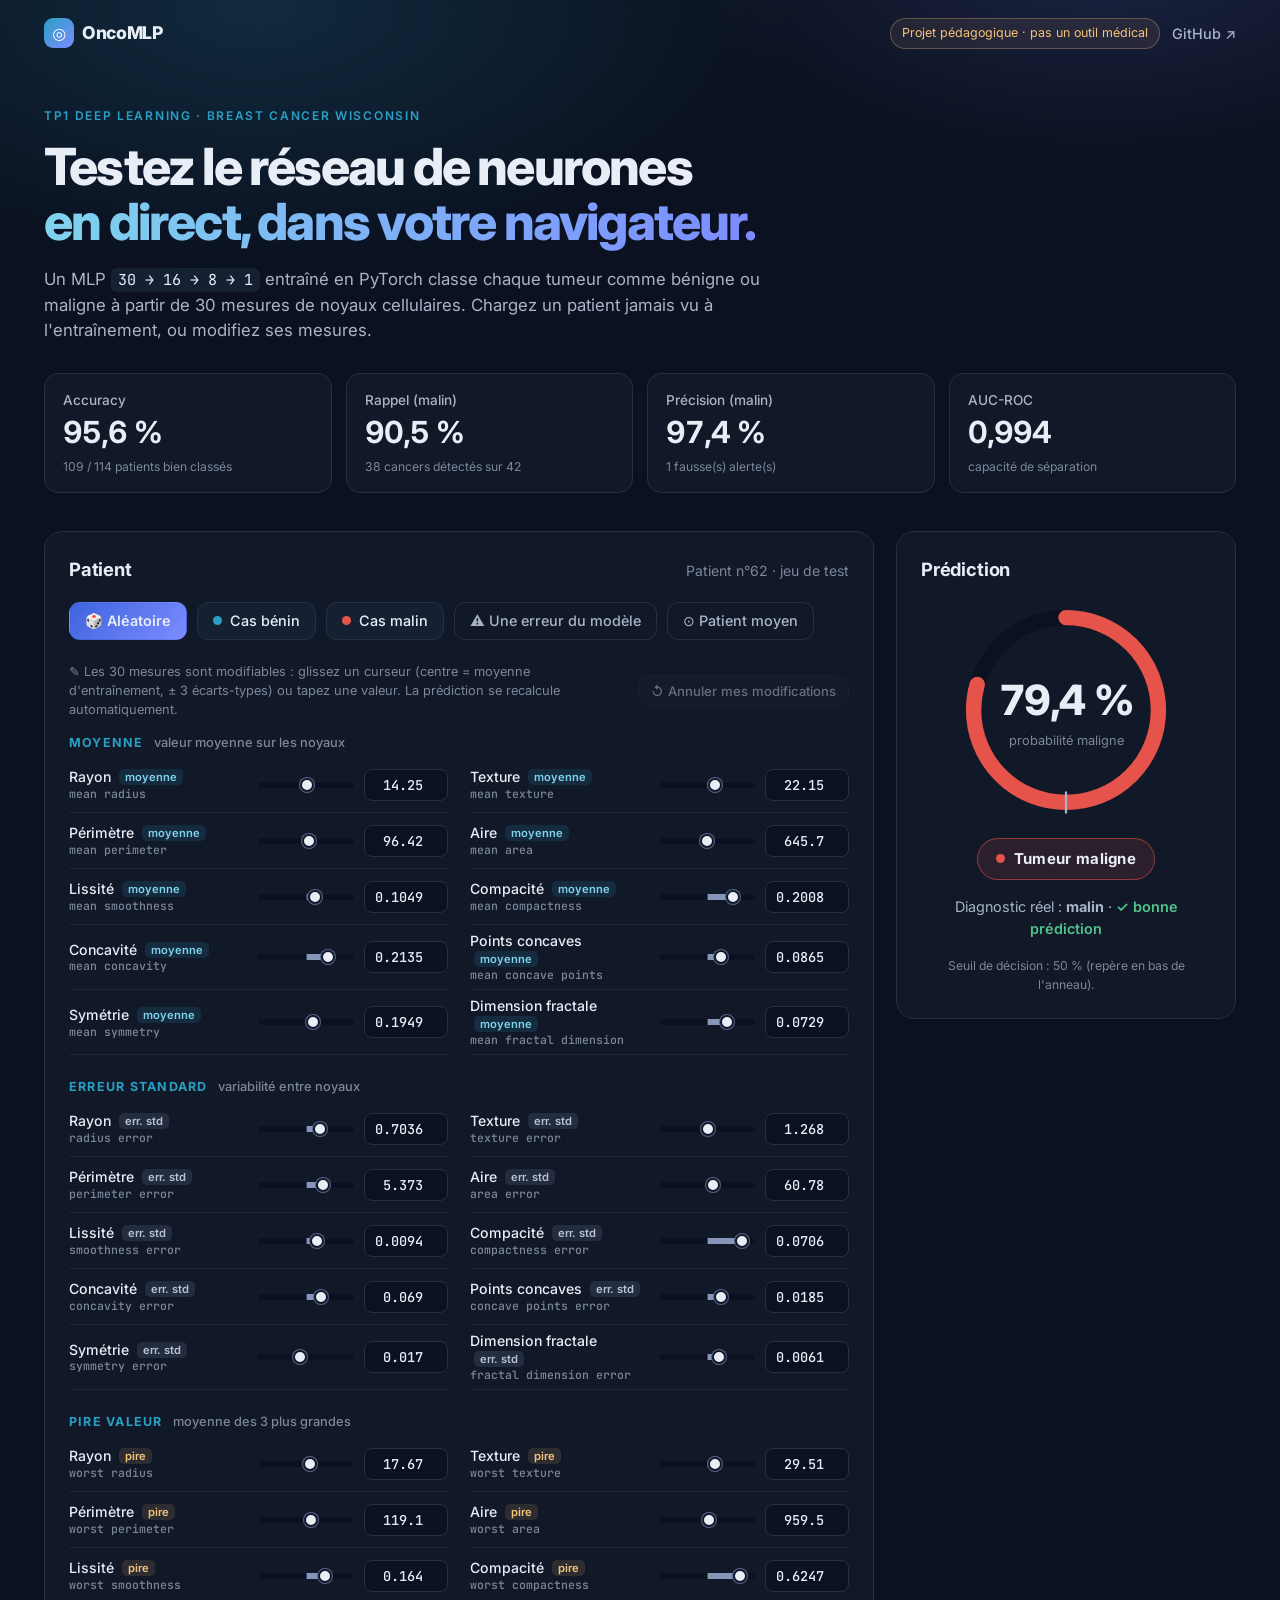
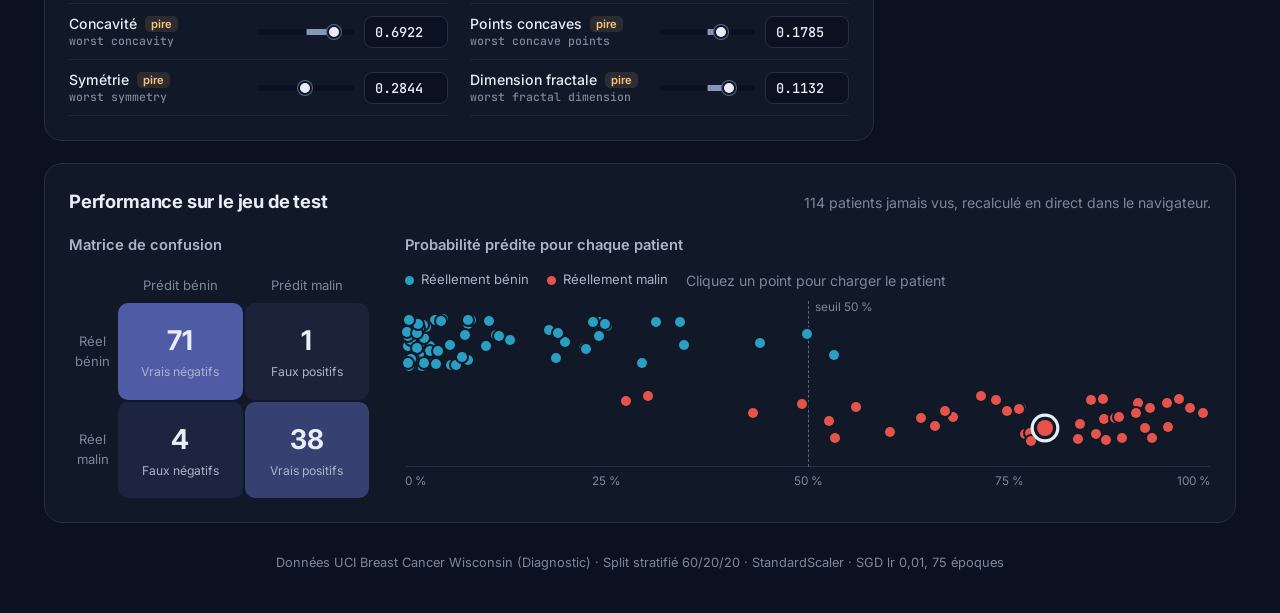
<file: docs/index.html>
<!doctype html>
<html lang="fr">
<head>
  <meta charset="utf-8">
  <meta name="viewport" content="width=device-width, initial-scale=1">
  <title>OncoMLP · Testeur du modèle du TP1 Deep Learning</title>
  <link rel="preconnect" href="https://fonts.googleapis.com">
  <link rel="preconnect" href="https://fonts.gstatic.com" crossorigin>
  <link href="https://fonts.googleapis.com/css2?family=Inter:wght@400;500;600;700;800&family=JetBrains+Mono:wght@500&display=swap" rel="stylesheet">
  <style>
:root {
  --bg: #0b1120;
  --surface: #111827;
  --surface-2: #162033;
  --border: #23304a;
  --text: #e8edf6;
  --text-2: #a9b4c8;
  --muted: #7c879c;
  --benign: #2a9fc4;
  --malignant: #e5534b;
  --accent: #7c8cff;
  --radius: 18px;
}
* { box-sizing: border-box; }
html { scroll-behavior: smooth; }
body {
  margin: 0; min-height: 100vh; background: var(--bg); color: var(--text);
  font-family: "Inter", system-ui, sans-serif; font-size: 15px; line-height: 1.5;
}
.glow {
  position: fixed; inset: -20vh -10vw auto; height: 70vh; z-index: -1; pointer-events: none;
  background: radial-gradient(50% 60% at 25% 30%, rgba(42, 159, 196, .18), transparent 70%),
              radial-gradient(40% 50% at 80% 20%, rgba(124, 140, 255, .16), transparent 70%);
}
code { font-family: "JetBrains Mono", monospace; font-size: .9em; background: var(--surface-2); padding: 2px 7px; border-radius: 6px; color: var(--text); }
.muted { color: var(--muted); margin: 0; font-size: .88rem; }

/* Top bar */
.topbar { max-width: 1240px; margin: 0 auto; padding: 18px 24px; display: flex; align-items: center; justify-content: space-between; gap: 12px; }
.brand { font-weight: 800; letter-spacing: -.02em; font-size: 1.1rem; display: flex; align-items: center; gap: 8px; }
.logo { display: grid; place-items: center; width: 30px; height: 30px; border-radius: 9px; background: linear-gradient(135deg, var(--benign), var(--accent)); color: #fff; font-size: 1rem; }
.nav-right { display: flex; align-items: center; gap: 12px; }
.pill-warn { font-size: .78rem; color: #f5c27a; border: 1px solid rgba(245, 194, 122, .3); background: rgba(245, 194, 122, .08); padding: 5px 11px; border-radius: 999px; }
.gh { color: var(--text-2); text-decoration: none; font-size: .9rem; font-weight: 500; }
.gh:hover { color: var(--text); }

/* Hero */
.hero { max-width: 1240px; margin: 0 auto; padding: 40px 24px 10px; }
.eyebrow { text-transform: uppercase; letter-spacing: .14em; font-size: .75rem; font-weight: 600; color: var(--benign); margin: 0 0 14px; }
h1 { font-size: clamp(2rem, 4.2vw, 3.2rem); line-height: 1.08; letter-spacing: -.035em; margin: 0 0 18px; font-weight: 800; }
.grad { background: linear-gradient(90deg, #7fd3ee, var(--accent)); -webkit-background-clip: text; background-clip: text; color: transparent; }
.lead { max-width: 720px; color: var(--text-2); font-size: 1.05rem; margin: 0 0 30px; }
.kpis { display: grid; grid-template-columns: repeat(auto-fit, minmax(150px, 1fr)); gap: 14px; }
.kpi { background: var(--surface); border: 1px solid var(--border); border-radius: 14px; padding: 16px 18px; }
.kpi-value { font-size: 1.9rem; font-weight: 700; letter-spacing: -.03em; font-variant-numeric: tabular-nums; }
.kpi-label { color: var(--text-2); font-size: .85rem; font-weight: 500; }
.kpi-note { color: var(--muted); font-size: .76rem; margin-top: 2px; }

/* Layout */
.layout { max-width: 1240px; margin: 28px auto 0; padding: 0 24px; display: grid; grid-template-columns: minmax(0, 1fr) 340px; gap: 22px; align-items: start; }
.panel { background: var(--surface); border: 1px solid var(--border); border-radius: var(--radius); padding: 24px; }
.panel h2 { margin: 0; font-size: 1.15rem; letter-spacing: -.01em; }
.panel h3 { margin: 0 0 14px; font-size: .92rem; font-weight: 600; color: var(--text-2); }
.panel-head { display: flex; justify-content: space-between; align-items: baseline; gap: 16px; flex-wrap: wrap; margin-bottom: 18px; }

/* Buttons */
.actions { display: flex; flex-wrap: wrap; gap: 10px; margin-bottom: 22px; }
.btn {
  display: inline-flex; align-items: center; gap: 8px; border: 1px solid var(--border); background: var(--surface-2);
  color: var(--text); border-radius: 11px; padding: 9px 15px; font: 500 .9rem "Inter", sans-serif; cursor: pointer;
  transition: border-color .15s, transform .15s, background .15s;
}
.btn:hover { border-color: #3a4a6b; transform: translateY(-1px); }
.btn.primary { background: linear-gradient(135deg, #3d63dd, var(--accent)); border-color: transparent; font-weight: 600; }
.btn.ghost { background: transparent; color: var(--text-2); }
.dot { display: inline-block; width: 9px; height: 9px; border-radius: 50%; }
.dot.benign { background: var(--benign); }
.dot.malignant { background: var(--malignant); }

.hint { color: var(--muted); font-size: .8rem; margin: 6px 0 14px; }

/* Features */
.features { display: flex; flex-direction: column; gap: 22px; }
.feat-group h3 { margin: 0 0 4px; font-size: .78rem; text-transform: uppercase; letter-spacing: .1em; color: var(--benign); font-weight: 700; }
.feat-group h3 span { text-transform: none; letter-spacing: 0; color: var(--muted); font-weight: 500; margin-left: 6px; font-size: .8rem; }
.feat-grid { display: grid; grid-template-columns: repeat(auto-fit, minmax(360px, 1fr)); gap: 0 22px; }
.feat { display: grid; grid-template-columns: minmax(0, 1fr) 96px 84px; align-items: center; gap: 10px; padding: 7px 0; min-height: 56px; border-bottom: 1px solid rgba(35, 48, 74, .6); }
.feat-name { display: flex; flex-direction: column; min-width: 0; line-height: 1.25; }
.feat-name .fr { font-size: .88rem; color: var(--text); font-weight: 500; }
.feat-name em { font-style: normal; font-size: .7rem; font-weight: 600; padding: 1px 6px; border-radius: 5px; margin-left: 4px; white-space: nowrap; vertical-align: 1px; }
.feat-name .tag-0 { color: #7fd3ee; background: rgba(42, 159, 196, .14); }
.feat-name .tag-1 { color: #b9c1d6; background: rgba(135, 150, 184, .16); }
.feat-name .tag-2 { color: #f5c27a; background: rgba(245, 194, 122, .12); }
.feat-name small { font: 500 .72rem "JetBrains Mono", monospace; color: var(--muted); white-space: nowrap; overflow: hidden; text-overflow: ellipsis; }
.feat.edited .feat-name .fr { font-weight: 700; }
.feat.edited .feat-name .fr::before { content: "✎ "; color: var(--accent); }
.feat input[type=number] {
  width: 100%; background: var(--bg); border: 1px solid var(--border); color: var(--text); border-radius: 8px;
  padding: 6px 9px; font: 500 .85rem "JetBrains Mono", monospace; text-align: right; outline: none;
}
.feat.edited input[type=number] { border-color: rgba(124, 140, 255, .55); }
.feat input[type=number]:focus { border-color: var(--accent); box-shadow: 0 0 0 3px rgba(124, 140, 255, .18); }

/* Curseur : piste sombre, repère central = moyenne, remplissage du centre à la valeur */
.feat input[type=range] {
  -webkit-appearance: none; appearance: none; width: 100%; height: 22px; margin: 0; background: transparent; cursor: pointer;
  --from: 50%; --to: 50%;
}
.feat input[type=range]::-webkit-slider-runnable-track {
  height: 6px; border-radius: 3px;
  background:
    linear-gradient(#3a4a6b, #3a4a6b) 50% 0 / 1px 100% no-repeat,
    linear-gradient(90deg, transparent var(--from), #8796b8 var(--from), #8796b8 var(--to), transparent var(--to)),
    var(--bg);
}
.feat input[type=range]::-moz-range-track {
  height: 6px; border-radius: 3px;
  background:
    linear-gradient(#3a4a6b, #3a4a6b) 50% 0 / 1px 100% no-repeat,
    linear-gradient(90deg, transparent var(--from), #8796b8 var(--from), #8796b8 var(--to), transparent var(--to)),
    var(--bg);
}
.feat input[type=range]::-webkit-slider-thumb {
  -webkit-appearance: none; width: 14px; height: 14px; margin-top: -4px; border-radius: 50%;
  background: var(--text); border: 2px solid var(--surface); box-shadow: 0 0 0 1px #56648a; transition: transform .12s;
}
.feat input[type=range]::-moz-range-thumb { width: 12px; height: 12px; border-radius: 50%; background: var(--text); border: 2px solid var(--surface); }
.feat input[type=range]:hover::-webkit-slider-thumb, .feat input[type=range]:active::-webkit-slider-thumb { transform: scale(1.25); box-shadow: 0 0 0 4px rgba(124, 140, 255, .25); }
.feat.edited input[type=range]::-webkit-slider-thumb { background: var(--accent); }

.toolbar { display: flex; justify-content: space-between; align-items: center; gap: 16px; flex-wrap: wrap; margin-bottom: 14px; }
.toolbar .hint { flex: 1 1 380px; margin: 0; }
.edit-tools { display: flex; align-items: center; gap: 10px; }
.edit-count { font-size: .8rem; color: var(--accent); font-weight: 600; }
.btn.small { padding: 6px 12px; font-size: .82rem; }
.btn:disabled { opacity: .4; cursor: default; transform: none; }

/* Result */
.result { position: sticky; top: 20px; text-align: center; }
.result h2 { text-align: left; }
.ring-wrap { position: relative; width: 220px; height: 220px; margin: 16px auto 8px; }
.ring { width: 100%; height: 100%; transform: rotate(-90deg); }
.ring-track { fill: none; stroke: var(--bg); stroke-width: 14; }
.ring-fill { fill: none; stroke: var(--benign); stroke-width: 14; stroke-linecap: round; stroke-dasharray: 527.8; stroke-dashoffset: 527.8; transition: stroke-dashoffset .6s cubic-bezier(.2,.8,.2,1), stroke .3s; }
.ring-tick { stroke: var(--text-2); stroke-width: 2; }
.ring-center { position: absolute; inset: 0; display: grid; place-content: center; }
.ring-value { font-size: 2.6rem; font-weight: 800; letter-spacing: -.04em; font-variant-numeric: tabular-nums; }
.ring-label { color: var(--muted); font-size: .8rem; }
.verdict { display: inline-flex; align-items: center; gap: 9px; margin-top: 10px; padding: 9px 18px; border-radius: 999px; font-weight: 700; letter-spacing: .02em; background: var(--surface-2); border: 1px solid var(--border); }
.verdict.benign { border-color: rgba(42, 159, 196, .5); background: rgba(42, 159, 196, .12); }
.verdict.malignant { border-color: rgba(229, 83, 75, .55); background: rgba(229, 83, 75, .12); }
.truth { margin-top: 16px; font-size: .9rem; color: var(--text-2); min-height: 1.4em; }
.truth .ok { color: #4fc38a; font-weight: 600; }
.truth .ko { color: #f08a84; font-weight: 600; }
.truth .delta { color: var(--muted); font-size: .82rem; }

/* Chargement de la prédiction */
@keyframes spin { from { transform: rotate(-90deg); } to { transform: rotate(270deg); } }
@keyframes pulse { 50% { opacity: .45; } }
.result.loading .ring { animation: spin .9s linear infinite; }
.result.loading .ring-fill { stroke: var(--accent) !important; stroke-dashoffset: 400 !important; transition: none; }
.result.loading .ring-tick { opacity: 0; }
.result.loading .ring-label { animation: pulse 1s ease-in-out infinite; }
.result.loading .verdict { color: var(--text-2); }
.spinner { width: 14px; height: 14px; border-radius: 50%; border: 2px solid var(--border); border-top-color: var(--accent); animation: spin .7s linear infinite; }
.fine { color: var(--muted); font-size: .76rem; margin: 18px 0 0; }

/* Evaluation */
.eval { max-width: 1192px; margin: 22px auto 0; }
.eval-grid { display: grid; grid-template-columns: 300px minmax(0, 1fr); gap: 36px; }
.cm { display: grid; grid-template-columns: auto 1fr 1fr; gap: 2px; font-size: .82rem; }
.cm .axis { color: var(--muted); display: grid; place-items: center; padding: 6px; text-align: center; }
.cm .cell { border-radius: 10px; padding: 18px 8px; text-align: center; cursor: default; }
.cm .cell b { display: block; font-size: 1.7rem; font-weight: 700; color: var(--text); }
.cm .cell span { color: var(--text-2); font-size: .76rem; }
.legend { display: flex; gap: 18px; flex-wrap: wrap; font-size: .82rem; color: var(--text-2); margin-bottom: 8px; }
.legend span { display: inline-flex; align-items: center; gap: 7px; }
.strip { position: relative; height: 190px; margin-top: 10px; }
.strip .axis-line { position: absolute; left: 0; right: 0; bottom: 24px; height: 1px; background: var(--border); }
.strip .thr { position: absolute; top: 0; bottom: 24px; width: 0; border-left: 1px dashed #56648a; }
.strip .thr-label { position: absolute; top: -2px; transform: translateX(6px); font-size: .74rem; color: var(--muted); white-space: nowrap; }
.strip .tick { position: absolute; bottom: 0; transform: translateX(-50%); font-size: .74rem; color: var(--muted); white-space: nowrap; }
.strip .tick:first-of-type { transform: none; }
.strip .tick:last-of-type { transform: translateX(-100%); }
.strip .pt { position: absolute; width: 10px; height: 10px; margin: -5px 0 0 -5px; border-radius: 50%; box-shadow: 0 0 0 2px var(--surface); cursor: pointer; transition: transform .15s; }
.strip .pt::before { content: ""; position: absolute; inset: -6px; }
.strip .pt:hover, .strip .pt.current { transform: scale(1.6); z-index: 2; }
.strip .pt.current { box-shadow: 0 0 0 2px var(--surface), 0 0 0 4px var(--text); }

.tooltip { position: fixed; pointer-events: none; background: #1d2840; border: 1px solid #33425f; color: var(--text); padding: 8px 11px; border-radius: 9px; font-size: .8rem; box-shadow: 0 8px 24px rgba(0,0,0,.35); opacity: 0; transition: opacity .12s; z-index: 10; max-width: 260px; }
.tooltip.show { opacity: 1; }

footer { max-width: 1240px; margin: 0 auto; padding: 30px 24px 40px; color: var(--muted); font-size: .8rem; text-align: center; }

@media (max-width: 920px) {
  .layout { grid-template-columns: 1fr; }
  .result { position: static; order: -1; }
  .eval-grid { grid-template-columns: 1fr; }
  .eval { margin: 22px 24px 0; }
}
</style>
</head>
<body>
  <div class="glow"></div>

  <nav class="topbar">
    <div class="brand"><span class="logo">◎</span> OncoMLP</div>
    <div class="nav-right">
      <span class="pill-warn">Projet pédagogique · pas un outil médical</span>
      <a class="gh" href="https://github.com/diarraaaa/breast-cancer-mlp-demo" target="_blank" rel="noopener">GitHub ↗</a>
    </div>
  </nav>

  <header class="hero">
    <p class="eyebrow">TP1 Deep Learning · Breast Cancer Wisconsin</p>
    <h1>Testez le réseau de neurones<br><span class="grad">en direct, dans votre navigateur.</span></h1>
    <p class="lead">Un MLP <code>30 → 16 → 8 → 1</code> entraîné en PyTorch classe chaque tumeur comme bénigne ou maligne
      à partir de 30 mesures de noyaux cellulaires. Chargez un patient jamais vu à l'entraînement, ou modifiez ses mesures.</p>
    <div class="kpis" id="kpis"></div>
  </header>

  <main class="layout">
    <section class="panel inputs">
      <div class="panel-head">
        <h2>Patient</h2>
        <p class="muted" id="source">—</p>
      </div>
      <div class="actions">
        <button class="btn primary" id="btn-random">🎲 Aléatoire</button>
        <button class="btn" id="btn-benign"><i class="dot benign"></i>Cas bénin</button>
        <button class="btn" id="btn-malignant"><i class="dot malignant"></i>Cas malin</button>
        <button class="btn ghost" id="btn-error">⚠ Une erreur du modèle</button>
        <button class="btn ghost" id="btn-mean">⊙ Patient moyen</button>
      </div>
      <div class="toolbar">
        <p class="hint">✎ Les 30 mesures sont modifiables : glissez un curseur (centre = moyenne d'entraînement,
          ± 3 écarts-types) ou tapez une valeur. La prédiction se recalcule automatiquement.</p>
        <div class="edit-tools">
          <span class="edit-count" id="edit-count"></span>
          <button class="btn small" id="btn-reset" disabled>↺ Annuler mes modifications</button>
        </div>
      </div>

      <div class="features" id="features"></div>
    </section>

    <aside class="panel result" id="result">
      <h2>Prédiction</h2>
      <div class="ring-wrap">
        <svg viewBox="0 0 200 200" class="ring">
          <circle cx="100" cy="100" r="84" class="ring-track"/>
          <circle cx="100" cy="100" r="84" class="ring-fill" id="ring-fill"/>
          <line x1="6" y1="100" x2="26" y2="100" class="ring-tick"/>
        </svg>
        <div class="ring-center">
          <div class="ring-value" id="ring-value">—</div>
          <div class="ring-label">probabilité maligne</div>
        </div>
      </div>
      <div class="verdict" id="verdict">—</div>
      <div class="truth" id="truth"></div>
      <p class="fine">Seuil de décision : 50 % (repère en bas de l'anneau).</p>
    </aside>
  </main>

  <section class="panel eval">
    <div class="panel-head">
      <h2>Performance sur le jeu de test</h2>
      <p class="muted">114 patients jamais vus, recalculé en direct dans le navigateur.</p>
    </div>
    <div class="eval-grid">
      <div>
        <h3>Matrice de confusion</h3>
        <div class="cm" id="cm"></div>
      </div>
      <div class="strip-wrap">
        <h3>Probabilité prédite pour chaque patient</h3>
        <div class="legend">
          <span><i class="dot benign"></i>Réellement bénin</span>
          <span><i class="dot malignant"></i>Réellement malin</span>
          <span class="muted">Cliquez un point pour charger le patient</span>
        </div>
        <div class="strip" id="strip"></div>
      </div>
    </div>
  </section>

  <footer>
    Données UCI Breast Cancer Wisconsin (Diagnostic) · Split stratifié 60/20/20 · StandardScaler · SGD lr 0,01, 75 époques
  </footer>

  <div class="tooltip" id="tooltip"></div>
  <script>window.MODEL = {"feature_names": ["mean radius", "mean texture", "mean perimeter", "mean area", "mean smoothness", "mean compactness", "mean concavity", "mean concave points", "mean symmetry", "mean fractal dimension", "radius error", "texture error", "perimeter error", "area error", "smoothness error", "compactness error", "concavity error", "concave points error", "symmetry error", "fractal dimension error", "worst radius", "worst texture", "worst perimeter", "worst area", "worst smoothness", "worst compactness", "worst concavity", "worst concave points", "worst symmetry", "worst fractal dimension"], "scaler": {"mean": [14.107826979472138, 19.583636363636355, 91.7243108504399, 652.2425219941342, 0.09586442815249262, 0.10160900293255133, 0.08607760029325515, 0.04794880938416419, 0.18154134897360705, 0.06256117302052785, 0.4091627565982406, 1.2395108504398824, 2.8780090909090914, 40.38507917888561, 0.006947548387096781, 0.02491100879765395, 0.03201914838709676, 0.01168532551319648, 0.020570495601173033, 0.00373954926686217, 16.23590615835777, 26.06146627565981, 106.79609970674485, 873.1513196480938, 0.1316157478005865, 0.24685463343108502, 0.26544182404692074, 0.11371208504398828, 0.2899648093841641, 0.08340829912023455], "scale": [3.485538205638711, 4.34951599791927, 23.9249304177215, 344.1069294928801, 0.014449122370682623, 0.05262368334003918, 0.0791564645420925, 0.03818061352108376, 0.02751488677197671, 0.00724073863530004, 0.28170421863143486, 0.5717113538925547, 2.037850250860454, 44.31582791300906, 0.0029488958639758115, 0.017843816909101952, 0.03404785172021653, 0.006416220905358377, 0.008703387042382488, 0.0026726900919379795, 4.71620181472084, 6.1526422016219495, 32.604169079827095, 545.4280663638766, 0.023519210051564068, 0.1541847067498593, 0.20676804261739354, 0.06548969452099447, 0.06437293646637413, 0.018287016676461747]}, "layers": [{"W": [[0.12716519832611084, 0.15137366950511932, -0.05548887699842453, 0.15553458034992218, -0.05280863866209984, 0.027191657572984695, -0.09811317175626755, 0.09609521180391312, 0.1602964550256729, -0.13293521106243134, 0.14903193712234497, 0.0385863296687603, 0.1225408986210823, 0.013380617834627628, 0.08572691679000854, -0.02895437367260456, 0.1400345265865326, 0.02067037671804428, -0.08575314283370972, 0.05419418215751648, -0.09490412473678589, -0.023686446249485016, -0.08593461662530899, 0.11173513531684875, -0.15571409463882446, -0.09612518548965454, -0.06369895488023758, -0.12304218113422394, 0.007456575520336628, -0.1861444115638733], [0.28666234016418457, -0.0820322334766388, 0.263686865568161, 0.14557400345802307, -0.006794623099267483, 0.1938580423593521, 0.11365338414907455, 0.2689301669597626, 0.059266723692417145, -0.0868828147649765, 0.12308075278997421, -0.06288102269172668, 0.1460171639919281, 0.2369392216205597, 0.09433510154485703, -0.06699364632368088, 0.0878412276506424, 0.07016488909721375, 0.08769705146551132, -0.13249503076076508, -0.04853318631649017, 0.01589282415807247, -0.008494709618389606, 0.27192145586013794, 0.12924152612686157, 0.1629737913608551, 0.1420457363128662, 0.12578408420085907, 0.2273179590702057, -0.08834799379110336], [-0.013141323812305927, -0.1526801735162735, 0.03217745199799538, -0.08729410916566849, 0.0572701171040535, -0.04169942066073418, 0.14079323410987854, -0.12698663771152496, -0.11122886091470718, -0.08947854489088058, 0.1372567117214203, 0.04790738970041275, 0.15040633082389832, -0.17594370245933533, -0.18055681884288788, -0.13530050218105316, -0.11290004104375839, 0.07150793820619583, 0.06911592930555344, 0.17233604192733765, -0.11929682642221451, -0.15160022675991058, 0.07258579879999161, -0.09763817489147186, 0.10941620916128159, -0.048217128962278366, 0.09675199538469315, -0.15732428431510925, -0.09526888281106949, 0.0636042058467865], [-0.04407765343785286, -0.10435788333415985, 0.02838520146906376, 0.044477805495262146, -0.14380407333374023, -0.11902517825365067, 0.12271666526794434, -0.12082063406705856, -0.07891780883073807, -0.1416577249765396, -0.16468605399131775, 0.042691368609666824, -0.07800936698913574, -0.18665413558483124, 0.02122182957828045, -0.12574711441993713, -0.1666002869606018, -0.12745435535907745, -0.14626923203468323, -0.10857716202735901, 0.09352020919322968, -0.030819715932011604, -0.029090769588947296, -0.2530037760734558, -0.14478544890880585, -0.08739858120679855, -0.01969235949218273, -0.2243409901857376, -0.11816969513893127, -0.11054043471813202], [-0.08386772125959396, -0.14466793835163116, -0.09667343646287918, -0.20460891723632812, -0.15199238061904907, -0.1563693732023239, -0.13134907186031342, -0.22112058103084564, 0.12499631941318512, -0.02803262136876583, 0.0929759293794632, 0.03922991082072258, -0.21327190101146698, 0.06711533665657043, -0.030293097719550133, -0.08789803832769394, -0.1787949502468109, -0.2249881774187088, 0.04073166102170944, -0.04453304037451744, -0.023939285427331924, -0.24350979924201965, 0.04307706654071808, -0.22181884944438934, -0.06956712156534195, -0.016254030168056488, 0.01961185783147812, 0.06063680723309517, 0.08487427234649658, -0.17040757834911346], [0.08197372406721115, -0.056987911462783813, 0.01624428667128086, -0.10256480425596237, 0.18092715740203857, -0.11051539331674576, 0.12719671428203583, 0.09878344088792801, 0.07115813344717026, -0.10161173343658447, 0.19303621351718903, 0.03433888405561447, 0.04828677698969841, -0.135758176445961, 0.06606081128120422, -0.019039414823055267, -0.07387544214725494, 0.17162831127643585, 0.04578948765993118, -0.09936915338039398, -0.053461551666259766, 0.014418344013392925, 0.1404028981924057, -0.011045378632843494, -0.08606439083814621, -0.03776407241821289, -0.10696163028478622, 0.1015908420085907, 0.17494507133960724, -0.15924452245235443], [0.11540194600820541, 0.137479767203331, 0.10509996861219406, 0.00541730085387826, 0.1081925481557846, 0.12223248928785324, 0.10998024791479111, 0.027992429211735725, -0.04050883278250694, -0.016750779002904892, 0.01861603371798992, -0.05692910775542259, 0.16283100843429565, 0.2091122716665268, -0.023387601599097252, -0.041001517325639725, 0.0009720346424728632, 0.010531269013881683, 0.035425398498773575, 0.026780560612678528, -0.089445099234581, -0.021029943600296974, 0.22772127389907837, 0.1435294896364212, 0.017055755481123924, -0.08315896987915039, -0.0735727995634079, -0.10313017666339874, -0.0351620689034462, 0.059646107256412506], [0.03694095090031624, 0.04192286729812622, -0.23999252915382385, -0.18562304973602295, -0.07032592594623566, 0.14630934596061707, -0.02036859281361103, -0.1205325722694397, 0.058966655284166336, -0.04042708873748779, -0.17793533205986023, 0.145669624209404, -0.13429218530654907, -0.09269600361585617, -0.16463498771190643, 0.1448117047548294, 0.15445810556411743, 0.053288958966732025, -0.11346589773893356, -0.15503859519958496, -0.23521563410758972, 0.08285197615623474, 0.003553057322278619, 0.07325360178947449, 0.043555907905101776, 0.017256110906600952, -0.04209284484386444, -0.21143139898777008, -0.19310839474201202, -0.1722838431596756], [0.09324448555707932, -0.09158553183078766, -0.01871025562286377, -0.08659567683935165, -0.0320759154856205, -0.1243099570274353, -0.11024715006351471, 0.0747542455792427, -0.0540459044277668, 0.10441404581069946, -0.050443682819604874, -0.14277887344360352, -0.025904597714543343, -0.0791662186384201, -0.062345221638679504, -0.17888043820858002, 0.09972627460956573, -0.12677672505378723, 0.08670530468225479, 0.07801967859268188, 0.15081778168678284, -0.13943533599376678, 0.15048940479755402, -0.06614688038825989, 0.07364281266927719, 0.17651790380477905, -0.016886040568351746, 0.01306553278118372, -0.03537744656205177, -0.15160630643367767], [-0.005571098066866398, -0.25097739696502686, 0.021468622609972954, 0.04561343789100647, 0.1671774685382843, -0.0719749704003334, -0.21683169901371002, -0.03534511849284172, 0.08058609068393707, -0.14124467968940735, -0.11791232228279114, -0.12175747007131577, -0.08502373099327087, -0.1598421037197113, -0.04170702025294304, -0.05402475222945213, -0.19162611663341522, 0.12274999171495438, 0.1468808650970459, -0.013761910609900951, -0.1209576353430748, -0.15837831795215607, -0.26197221875190735, -0.27222099900245667, 0.0489494763314724, -0.13395245373249054, -0.183019757270813, -0.09068277478218079, -0.12211017310619354, -0.06284960359334946], [0.012454223819077015, -0.038844987750053406, -0.05578761547803879, -0.08128567039966583, -0.13710881769657135, 0.1645122617483139, -0.06143023073673248, 0.058953385800123215, -0.05298386886715889, 0.020785115659236908, 0.17023789882659912, 0.07480024546384811, -0.15838311612606049, 0.07496920228004456, 0.16236014664173126, 0.05118244141340256, 0.12924659252166748, 0.18252432346343994, -0.031129978597164154, 0.03959853574633598, -0.11904334276914597, -0.03426063060760498, 0.1434752494096756, 0.10057863593101501, -0.10254289209842682, -0.13269679248332977, -0.10962098836898804, -0.1651667356491089, -0.1257566213607788, -0.03407759591937065], [0.1683291494846344, 0.06713640689849854, -0.09451451897621155, -0.10344190895557404, 0.11902658641338348, -0.1194990873336792, -0.0036752645391970873, 0.12905655801296234, -0.06701596826314926, -0.04123343899846077, 0.01225151028484106, -0.051302146166563034, -0.06842052191495895, -0.13436481356620789, -0.15430337190628052, -0.11955200135707855, 0.14740651845932007, -0.09386972337961197, -0.13535606861114502, 0.011423127725720406, 0.10640227049589157, 0.15284615755081177, 0.19253148138523102, 0.15391965210437775, -0.13251027464866638, 0.03794024512171745, 0.13299551606178284, 0.03184322640299797, -0.06653616577386856, 0.17878448963165283], [-0.10535070300102234, -0.13728700578212738, -0.20097319781780243, -0.02814709208905697, 0.07742707431316376, 0.027793409302830696, 0.011132262647151947, -0.17057392001152039, -0.18627482652664185, 0.016062410548329353, 0.13072173297405243, 0.09860503673553467, -0.13717865943908691, -0.05460955575108528, -0.1244758740067482, -0.08864210546016693, 0.02797071821987629, 0.08427676558494568, 0.14625045657157898, -0.1655670553445816, 0.0785956010222435, -0.1679377406835556, 0.026964394375681877, 0.11310295015573502, -0.007065789774060249, 0.14853087067604065, -0.18038521707057953, -0.10385258495807648, 0.06985311210155487, -0.04740804433822632], [-0.09882919490337372, -0.11341999471187592, 0.06539197266101837, 0.029126832261681557, 0.05775399133563042, -0.12325173616409302, -0.18799808621406555, -0.027288684621453285, 0.0540720671415329, -0.06196152791380882, -0.09585872292518616, 0.11962275952100754, -0.02678067982196808, -0.036282479763031006, -0.02660180628299713, -0.17232626676559448, -0.18663926422595978, -0.10898689925670624, -0.07727394998073578, 0.05869410187005997, -0.12109208106994629, -0.11874265968799591, 0.10806288570165634, -0.002497835783287883, 0.11682625859975815, -0.1128581240773201, -0.11740502715110779, 0.01577804796397686, -0.13710393011569977, -0.1244596615433693], [-0.0528859905898571, -0.09819962829351425, -0.18090343475341797, 0.06627096235752106, 0.13878335058689117, 0.004826427437365055, -0.07014793157577515, -0.21169652044773102, -0.0835144892334938, 0.055172547698020935, 0.05652983859181404, -0.020895320922136307, -0.0987071692943573, 0.07120826095342636, -0.12300489842891693, 0.1107250303030014, -0.08030366152524948, -0.009401680901646614, -0.029830755665898323, 0.02760995179414749, -0.1087527647614479, 0.08636404573917389, -0.05707041174173355, 0.09233719110488892, 0.1500524878501892, -0.1246553286910057, -0.1789003312587738, 0.09367848187685013, 0.09948822855949402, -0.1588534563779831], [-0.16375161707401276, -0.2727634012699127, -0.2977772653102875, -0.11220947653055191, 0.022114116698503494, -0.013547485694289207, -0.1594313532114029, 0.03898670896887779, -0.01306634396314621, -0.04763107746839523, -0.12987907230854034, 0.032418061047792435, -0.047188837081193924, -0.24579989910125732, 0.11327100545167923, -0.08107326179742813, -0.17528828978538513, -0.13699723780155182, 0.16631397604942322, 0.1941211074590683, -0.0011999431299045682, -0.01074561569839716, -0.02320825308561325, -0.1820540428161621, -0.14689679443836212, 0.030433814972639084, -0.19875472784042358, -0.25142475962638855, -0.15230707824230194, 0.029353152960538864]], "b": [0.12139112502336502, 0.04531697556376457, -0.07696264982223511, 0.06026192754507065, -0.017631353810429573, -0.10708631575107574, 0.1376568078994751, 0.05826675891876221, 0.19069920480251312, 0.2783169150352478, 0.026398126035928726, 0.0702480673789978, 0.07382763922214508, 0.028649533167481422, 0.001561518874950707, 0.23433876037597656], "activation": "relu"}, {"W": [[0.1957082450389862, 0.5909790992736816, -0.0679263025522232, -0.0999666228890419, -0.07082650810480118, -0.05123310908675194, 0.21041539311408997, 0.1641051322221756, 0.20638082921504974, 0.056442271918058395, -0.15396371483802795, -0.006398565135896206, -0.058165885508060455, -0.041810326278209686, 0.02410893142223358, -0.26112568378448486], [0.07507292181253433, -0.18549844622612, -0.16510330140590668, -0.21810473501682281, 0.19323031604290009, -0.24149036407470703, 0.18978537619113922, -0.014942317269742489, -0.04652741551399231, 0.11120284348726273, -0.030284345149993896, 0.16974478960037231, 0.16514185070991516, -0.22747930884361267, 0.08621613681316376, 0.015190000645816326], [0.03602387383580208, 0.002652568742632866, 0.06705520302057266, -0.12208530306816101, -0.03174052760004997, 0.2308892458677292, 0.1502145379781723, -0.011262736283242702, -0.2359950691461563, 0.011815942823886871, -0.1772950440645218, 0.19253337383270264, -0.15361599624156952, -0.020696889609098434, -0.057268720120191574, 0.04528569057583809], [0.18238595128059387, -0.1487428992986679, 0.19821934401988983, 0.35664209723472595, 0.3617211878299713, -0.12038404494524002, -0.13447245955467224, 0.25632810592651367, 0.03182711452245712, 0.43344688415527344, 0.018431702628731728, -0.22423675656318665, 0.18557073175907135, 0.13878528773784637, 0.14416000247001648, 0.5244458913803101], [0.15183277428150177, 0.1969379037618637, 0.011825034394860268, -0.2157328873872757, -0.17560994625091553, -0.16034258902072906, -0.23630458116531372, -0.12535709142684937, -0.23022513091564178, -0.2307063490152359, -0.15453484654426575, -0.24714785814285278, -0.15543842315673828, 0.09210783243179321, 0.2062397450208664, -0.0747738927602768], [-0.07710327208042145, -0.049513090401887894, -0.08365271240472794, 0.015476835891604424, 0.27318447828292847, -0.22828538715839386, -0.03836778923869133, 0.3212526738643646, 0.11016572266817093, 0.3095057010650635, -0.07071226835250854, -0.08910460770130157, 0.08047269284725189, 0.1395520567893982, 0.11781711876392365, 0.4144083857536316], [-0.19087599217891693, 0.005908336956053972, -0.12490907311439514, -0.19776597619056702, -0.02001941204071045, -0.22010356187820435, 0.17366348206996918, 0.02895370125770569, -0.13473951816558838, 0.1306447684764862, -0.23668430745601654, -0.0972040593624115, -0.048704683780670166, -0.21243757009506226, -0.15897208452224731, -0.040804654359817505], [0.20711132884025574, 0.34602969884872437, 0.15852054953575134, -0.14433875679969788, -0.16159313917160034, 0.24052879214286804, 0.13634483516216278, 0.005826485343277454, 0.046349622309207916, -0.2000255584716797, -0.07852238416671753, 0.28232505917549133, -0.06042882427573204, -0.010661568492650986, -0.20708739757537842, -0.14080853760242462]], "b": [0.2046583890914917, -0.18754738569259644, -0.06293977797031403, 0.22101734578609467, -0.2617621123790741, 0.11957386881113052, -0.16566725075244904, -0.0588945709168911], "activation": "relu"}, {"W": [[0.6246649622917175, 0.2762719690799713, 0.022694123908877373, -0.885073184967041, -0.3126976191997528, -0.599953830242157, -0.3095689117908478, 0.32238611578941345]], "b": [0.1466362178325653], "activation": "sigmoid"}], "test_metrics": {"accuracy": 0.956140350877193, "precision": 0.9743589743589743, "recall": 0.9047619047619048, "f1": 0.9382716049382716, "auc": 0.9937169312169313}, "test_set": [{"index": 84, "label": 0, "x": [12.0, 15.65, 76.95, 443.3, 0.09723, 0.07165, 0.04151, 0.01863, 0.2079, 0.05968, 0.2271, 1.255, 1.441, 16.16, 0.005969, 0.01812, 0.02007, 0.007027, 0.01972, 0.002607, 13.67, 24.9, 87.78, 567.9, 0.1377, 0.2003, 0.2267, 0.07632, 0.3379, 0.07924], "py_prob": 0.02759767323732376}, {"index": 123, "label": 0, "x": [14.5, 10.89, 94.28, 640.7, 0.1101, 0.1099, 0.08842, 0.05778, 0.1856, 0.06402, 0.2929, 0.857, 1.928, 24.19, 0.003818, 0.01276, 0.02882, 0.012, 0.0191, 0.002808, 15.7, 15.98, 102.8, 745.5, 0.1313, 0.1788, 0.256, 0.1221, 0.2889, 0.08006], "py_prob": 0.07845433801412582}, {"index": 107, "label": 0, "x": [12.36, 18.54, 79.01, 466.7, 0.08477, 0.06815, 0.02643, 0.01921, 0.1602, 0.06066, 0.1199, 0.8944, 0.8484, 9.227, 0.003457, 0.01047, 0.01167, 0.005558, 0.01251, 0.001356, 13.29, 27.49, 85.56, 544.1, 0.1184, 0.1963, 0.1937, 0.08442, 0.2983, 0.07185], "py_prob": 0.025267722085118294}, {"index": 183, "label": 0, "x": [11.41, 14.92, 73.53, 402.0, 0.09059, 0.08155, 0.06181, 0.02361, 0.1167, 0.06217, 0.3344, 1.108, 1.902, 22.77, 0.007356, 0.03728, 0.05915, 0.01712, 0.02165, 0.004784, 12.37, 17.7, 79.12, 467.2, 0.1121, 0.161, 0.1648, 0.06296, 0.1811, 0.07427], "py_prob": 0.022054776549339294}, {"index": 20, "label": 0, "x": [13.08, 15.71, 85.63, 520.0, 0.1075, 0.127, 0.04568, 0.0311, 0.1967, 0.06811, 0.1852, 0.7477, 1.383, 14.67, 0.004097, 0.01898, 0.01698, 0.00649, 0.01678, 0.002425, 14.5, 20.49, 96.09, 630.5, 0.1312, 0.2776, 0.189, 0.07283, 0.3184, 0.08183], "py_prob": 0.04718461632728577}, {"index": 410, "label": 0, "x": [11.36, 17.57, 72.49, 399.8, 0.08858, 0.05313, 0.02783, 0.021, 0.1601, 0.05913, 0.1916, 1.555, 1.359, 13.66, 0.005391, 0.009947, 0.01163, 0.005872, 0.01341, 0.001659, 13.05, 36.32, 85.07, 521.3, 0.1453, 0.1622, 0.1811, 0.08698, 0.2973, 0.07745], "py_prob": 0.03088846057653427}, {"index": 310, "label": 0, "x": [11.7, 19.11, 74.33, 418.7, 0.08814, 0.05253, 0.01583, 0.01148, 0.1936, 0.06128, 0.1601, 1.43, 1.109, 11.28, 0.006064, 0.00911, 0.01042, 0.007638, 0.02349, 0.001661, 12.61, 26.55, 80.92, 483.1, 0.1223, 0.1087, 0.07915, 0.05741, 0.3487, 0.06958], "py_prob": 0.012171443551778793}, {"index": 469, "label": 0, "x": [11.62, 18.18, 76.38, 408.8, 0.1175, 0.1483, 0.102, 0.05564, 0.1957, 0.07255, 0.4101, 1.74, 3.027, 27.85, 0.01459, 0.03206, 0.04961, 0.01841, 0.01807, 0.005217, 13.36, 25.4, 88.14, 528.1, 0.178, 0.2878, 0.3186, 0.1416, 0.266, 0.0927], "py_prob": 0.29391902685165405}, {"index": 176, "label": 0, "x": [9.904, 18.06, 64.6, 302.4, 0.09699, 0.1294, 0.1307, 0.03716, 0.1669, 0.08116, 0.4311, 2.261, 3.132, 27.48, 0.01286, 0.08808, 0.1197, 0.0246, 0.0388, 0.01792, 11.26, 24.39, 73.07, 390.2, 0.1301, 0.295, 0.3486, 0.0991, 0.2614, 0.1162], "py_prob": 0.17849989235401154}, {"index": 15, "label": 1, "x": [14.54, 27.54, 96.73, 658.8, 0.1139, 0.1595, 0.1639, 0.07364, 0.2303, 0.07077, 0.37, 1.033, 2.879, 32.55, 0.005607, 0.0424, 0.04741, 0.0109, 0.01857, 0.005466, 17.46, 37.13, 124.1, 943.2, 0.1678, 0.6577, 0.7026, 0.1712, 0.4218, 0.1341], "py_prob": 0.7690983414649963}, {"index": 286, "label": 0, "x": [11.94, 20.76, 77.87, 441.0, 0.08605, 0.1011, 0.06574, 0.03791, 0.1588, 0.06766, 0.2742, 1.39, 3.198, 21.91, 0.006719, 0.05156, 0.04387, 0.01633, 0.01872, 0.008015, 13.24, 27.29, 92.2, 546.1, 0.1116, 0.2813, 0.2365, 0.1155, 0.2465, 0.09981], "py_prob": 0.22170646488666534}, {"index": 180, "label": 1, "x": [27.22, 21.87, 182.1, 2250.0, 0.1094, 0.1914, 0.2871, 0.1878, 0.18, 0.0577, 0.8361, 1.481, 5.82, 128.7, 0.004631, 0.02537, 0.03109, 0.01241, 0.01575, 0.002747, 33.12, 32.85, 220.8, 3216.0, 0.1472, 0.4034, 0.534, 0.2688, 0.2856, 0.08082], "py_prob": 0.9898952841758728}, {"index": 281, "label": 0, "x": [11.74, 14.02, 74.24, 427.3, 0.07813, 0.0434, 0.02245, 0.02763, 0.2101, 0.06113, 0.5619, 1.268, 3.717, 37.83, 0.008034, 0.01442, 0.01514, 0.01846, 0.02921, 0.002005, 13.31, 18.26, 84.7, 533.7, 0.1036, 0.085, 0.06735, 0.0829, 0.3101, 0.06688], "py_prob": 0.019735030829906464}, {"index": 500, "label": 0, "x": [15.04, 16.74, 98.73, 689.4, 0.09883, 0.1364, 0.07721, 0.06142, 0.1668, 0.06869, 0.372, 0.8423, 2.304, 34.84, 0.004123, 0.01819, 0.01996, 0.01004, 0.01055, 0.003237, 16.76, 20.43, 109.7, 856.9, 0.1135, 0.2176, 0.1856, 0.1018, 0.2177, 0.08549], "py_prob": 0.25113004446029663}, {"index": 320, "label": 0, "x": [10.25, 16.18, 66.52, 324.2, 0.1061, 0.1111, 0.06726, 0.03965, 0.1743, 0.07279, 0.3677, 1.471, 1.597, 22.68, 0.01049, 0.04265, 0.04004, 0.01544, 0.02719, 0.007596, 11.28, 20.61, 71.53, 390.4, 0.1402, 0.236, 0.1898, 0.09744, 0.2608, 0.09702], "py_prob": 0.05710677057504654}, {"index": 394, "label": 0, "x": [12.1, 17.72, 78.07, 446.2, 0.1029, 0.09758, 0.04783, 0.03326, 0.1937, 0.06161, 0.2841, 1.652, 1.869, 22.22, 0.008146, 0.01631, 0.01843, 0.007513, 0.02015, 0.001798, 13.56, 25.8, 88.33, 559.5, 0.1432, 0.1773, 0.1603, 0.06266, 0.3049, 0.07081], "py_prob": 0.035444226115942}, {"index": 184, "label": 1, "x": [15.28, 22.41, 98.92, 710.6, 0.09057, 0.1052, 0.05375, 0.03263, 0.1727, 0.06317, 0.2054, 0.4956, 1.344, 19.53, 0.00329, 0.01395, 0.01774, 0.006009, 0.01172, 0.002575, 17.8, 28.03, 113.8, 973.1, 0.1301, 0.3299, 0.363, 0.1226, 0.3175, 0.09772], "py_prob": 0.5262687802314758}, {"index": 24, "label": 1, "x": [16.65, 21.38, 110.0, 904.6, 0.1121, 0.1457, 0.1525, 0.0917, 0.1995, 0.0633, 0.8068, 0.9017, 5.455, 102.6, 0.006048, 0.01882, 0.02741, 0.0113, 0.01468, 0.002801, 26.46, 31.56, 177.0, 2215.0, 0.1805, 0.3578, 0.4695, 0.2095, 0.3613, 0.09564], "py_prob": 0.908964991569519}, {"index": 233, "label": 1, "x": [20.51, 27.81, 134.4, 1319.0, 0.09159, 0.1074, 0.1554, 0.0834, 0.1448, 0.05592, 0.524, 1.189, 3.767, 70.01, 0.00502, 0.02062, 0.03457, 0.01091, 0.01298, 0.002887, 24.47, 37.38, 162.7, 1872.0, 0.1223, 0.2761, 0.4146, 0.1563, 0.2437, 0.08328], "py_prob": 0.867681622505188}, {"index": 171, "label": 1, "x": [13.43, 19.63, 85.84, 565.4, 0.09048, 0.06288, 0.05858, 0.03438, 0.1598, 0.05671, 0.4697, 1.147, 3.142, 43.4, 0.006003, 0.01063, 0.02151, 0.009443, 0.0152, 0.001868, 17.98, 29.87, 116.6, 993.6, 0.1401, 0.1546, 0.2644, 0.116, 0.2884, 0.07371], "py_prob": 0.3020192086696625}, {"index": 497, "label": 0, "x": [12.47, 17.31, 80.45, 480.1, 0.08928, 0.0763, 0.03609, 0.02369, 0.1526, 0.06046, 0.1532, 0.781, 1.253, 11.91, 0.003796, 0.01371, 0.01346, 0.007096, 0.01536, 0.001541, 14.06, 24.34, 92.82, 607.3, 0.1276, 0.2506, 0.2028, 0.1053, 0.3035, 0.07661], "py_prob": 0.03723236173391342}, {"index": 277, "label": 1, "x": [18.81, 19.98, 120.9, 1102.0, 0.08923, 0.05884, 0.0802, 0.05843, 0.155, 0.04996, 0.3283, 0.828, 2.363, 36.74, 0.007571, 0.01114, 0.02623, 0.01463, 0.0193, 0.001676, 19.96, 24.3, 129.0, 1236.0, 0.1243, 0.116, 0.221, 0.1294, 0.2567, 0.05737], "py_prob": 0.5598452687263489}, {"index": 325, "label": 0, "x": [12.67, 17.3, 81.25, 489.9, 0.1028, 0.07664, 0.03193, 0.02107, 0.1707, 0.05984, 0.21, 0.9505, 1.566, 17.61, 0.006809, 0.009514, 0.01329, 0.006474, 0.02057, 0.001784, 13.71, 21.1, 88.7, 574.4, 0.1384, 0.1212, 0.102, 0.05602, 0.2688, 0.06888], "py_prob": 0.014086985029280186}, {"index": 22, "label": 1, "x": [15.34, 14.26, 102.5, 704.4, 0.1073, 0.2135, 0.2077, 0.09756, 0.2521, 0.07032, 0.4388, 0.7096, 3.384, 44.91, 0.006789, 0.05328, 0.06446, 0.02252, 0.03672, 0.004394, 18.07, 19.08, 125.1, 980.9, 0.139, 0.5954, 0.6305, 0.2393, 0.4667, 0.09946], "py_prob": 0.8665912747383118}, {"index": 118, "label": 1, "x": [15.78, 22.91, 105.7, 782.6, 0.1155, 0.1752, 0.2133, 0.09479, 0.2096, 0.07331, 0.552, 1.072, 3.598, 58.63, 0.008699, 0.03976, 0.0595, 0.0139, 0.01495, 0.005984, 20.19, 30.5, 130.3, 1272.0, 0.1855, 0.4925, 0.7356, 0.2034, 0.3274, 0.1252], "py_prob": 0.8345857858657837}, {"index": 300, "label": 1, "x": [19.53, 18.9, 129.5, 1217.0, 0.115, 0.1642, 0.2197, 0.1062, 0.1792, 0.06552, 1.111, 1.161, 7.237, 133.0, 0.006056, 0.03203, 0.05638, 0.01733, 0.01884, 0.004787, 25.93, 26.24, 171.1, 2053.0, 0.1495, 0.4116, 0.6121, 0.198, 0.2968, 0.09929], "py_prob": 0.944961667060852}, {"index": 190, "label": 1, "x": [14.22, 23.12, 94.37, 609.9, 0.1075, 0.2413, 0.1981, 0.06618, 0.2384, 0.07542, 0.286, 2.11, 2.112, 31.72, 0.00797, 0.1354, 0.1166, 0.01666, 0.05113, 0.01172, 15.74, 37.18, 106.4, 762.4, 0.1533, 0.9327, 0.8488, 0.1772, 0.5166, 0.1446], "py_prob": 0.7753273248672485}, {"index": 553, "label": 0, "x": [9.333, 21.94, 59.01, 264.0, 0.0924, 0.05605, 0.03996, 0.01282, 0.1692, 0.06576, 0.3013, 1.879, 2.121, 17.86, 0.01094, 0.01834, 0.03996, 0.01282, 0.03759, 0.004623, 9.845, 25.05, 62.86, 295.8, 0.1103, 0.08298, 0.07993, 0.02564, 0.2435, 0.07393], "py_prob": 0.010170618072152138}, {"index": 447, "label": 0, "x": [14.8, 17.66, 95.88, 674.8, 0.09179, 0.0889, 0.04069, 0.0226, 0.1893, 0.05886, 0.2204, 0.6221, 1.482, 19.75, 0.004796, 0.01171, 0.01758, 0.006897, 0.02254, 0.001971, 16.43, 22.74, 105.9, 829.5, 0.1226, 0.1881, 0.206, 0.08308, 0.36, 0.07285], "py_prob": 0.08192844688892365}, {"index": 177, "label": 1, "x": [16.46, 20.11, 109.3, 832.9, 0.09831, 0.1556, 0.1793, 0.08866, 0.1794, 0.06323, 0.3037, 1.284, 2.482, 31.59, 0.006627, 0.04094, 0.05371, 0.01813, 0.01682, 0.004584, 17.79, 28.45, 123.5, 981.2, 0.1415, 0.4667, 0.5862, 0.2035, 0.3054, 0.09519], "py_prob": 0.7637946009635925}, {"index": 168, "label": 1, "x": [17.47, 24.68, 116.1, 984.6, 0.1049, 0.1603, 0.2159, 0.1043, 0.1538, 0.06365, 1.088, 1.41, 7.337, 122.3, 0.006174, 0.03634, 0.04644, 0.01569, 0.01145, 0.00512, 23.14, 32.33, 155.3, 1660.0, 0.1376, 0.383, 0.489, 0.1721, 0.216, 0.093], "py_prob": 0.8900603652000427}, {"index": 523, "label": 0, "x": [13.71, 18.68, 88.73, 571.0, 0.09916, 0.107, 0.05385, 0.03783, 0.1714, 0.06843, 0.3191, 1.249, 2.284, 26.45, 0.006739, 0.02251, 0.02086, 0.01352, 0.0187, 0.003747, 15.11, 25.63, 99.43, 701.9, 0.1425, 0.2566, 0.1935, 0.1284, 0.2849, 0.09031], "py_prob": 0.24010230600833893}, {"index": 94, "label": 1, "x": [15.06, 19.83, 100.3, 705.6, 0.1039, 0.1553, 0.17, 0.08815, 0.1855, 0.06284, 0.4768, 0.9644, 3.706, 47.14, 0.00925, 0.03715, 0.04867, 0.01851, 0.01498, 0.00352, 18.23, 24.23, 123.5, 1025.0, 0.1551, 0.4203, 0.5203, 0.2115, 0.2834, 0.08234], "py_prob": 0.7771316766738892}, {"index": 420, "label": 0, "x": [11.57, 19.04, 74.2, 409.7, 0.08546, 0.07722, 0.05485, 0.01428, 0.2031, 0.06267, 0.2864, 1.44, 2.206, 20.3, 0.007278, 0.02047, 0.04447, 0.008799, 0.01868, 0.003339, 13.07, 26.98, 86.43, 520.5, 0.1249, 0.1937, 0.256, 0.06664, 0.3035, 0.08284], "py_prob": 0.0635119080543518}, {"index": 429, "label": 0, "x": [12.72, 17.67, 80.98, 501.3, 0.07896, 0.04522, 0.01402, 0.01835, 0.1459, 0.05544, 0.2954, 0.8836, 2.109, 23.24, 0.007337, 0.01174, 0.005383, 0.005623, 0.0194, 0.00118, 13.82, 20.96, 88.87, 586.8, 0.1068, 0.09605, 0.03469, 0.03612, 0.2165, 0.06025], "py_prob": 0.006885475944727659}, {"index": 517, "label": 1, "x": [19.89, 20.26, 130.5, 1214.0, 0.1037, 0.131, 0.1411, 0.09431, 0.1802, 0.06188, 0.5079, 0.8737, 3.654, 59.7, 0.005089, 0.02303, 0.03052, 0.01178, 0.01057, 0.003391, 23.73, 25.23, 160.5, 1646.0, 0.1417, 0.3309, 0.4185, 0.1613, 0.2549, 0.09136], "py_prob": 0.8579322099685669}, {"index": 433, "label": 1, "x": [18.82, 21.97, 123.7, 1110.0, 0.1018, 0.1389, 0.1594, 0.08744, 0.1943, 0.06132, 0.8191, 1.931, 4.493, 103.9, 0.008074, 0.04088, 0.05321, 0.01834, 0.02383, 0.004515, 22.66, 30.93, 145.3, 1603.0, 0.139, 0.3463, 0.3912, 0.1708, 0.3007, 0.08314], "py_prob": 0.8811615109443665}, {"index": 12, "label": 1, "x": [19.17, 24.8, 132.4, 1123.0, 0.0974, 0.2458, 0.2065, 0.1118, 0.2397, 0.078, 0.9555, 3.568, 11.07, 116.2, 0.003139, 0.08297, 0.0889, 0.0409, 0.04484, 0.01284, 20.96, 29.94, 151.7, 1332.0, 0.1037, 0.3903, 0.3639, 0.1767, 0.3176, 0.1023], "py_prob": 0.918658435344696}, {"index": 244, "label": 1, "x": [19.4, 23.5, 129.1, 1155.0, 0.1027, 0.1558, 0.2049, 0.08886, 0.1978, 0.06, 0.5243, 1.802, 4.037, 60.41, 0.01061, 0.03252, 0.03915, 0.01559, 0.02186, 0.003949, 21.65, 30.53, 144.9, 1417.0, 0.1463, 0.2968, 0.3458, 0.1564, 0.292, 0.07614], "py_prob": 0.8695780634880066}, {"index": 505, "label": 0, "x": [9.676, 13.14, 64.12, 272.5, 0.1255, 0.2204, 0.1188, 0.07038, 0.2057, 0.09575, 0.2744, 1.39, 1.787, 17.67, 0.02177, 0.04888, 0.05189, 0.0145, 0.02632, 0.01148, 10.6, 18.04, 69.47, 328.1, 0.2006, 0.3663, 0.2913, 0.1075, 0.2848, 0.1364], "py_prob": 0.1137487143278122}, {"index": 459, "label": 0, "x": [9.755, 28.2, 61.68, 290.9, 0.07984, 0.04626, 0.01541, 0.01043, 0.1621, 0.05952, 0.1781, 1.687, 1.243, 11.28, 0.006588, 0.0127, 0.0145, 0.006104, 0.01574, 0.002268, 10.67, 36.92, 68.03, 349.9, 0.111, 0.1109, 0.0719, 0.04866, 0.2321, 0.07211], "py_prob": 0.019095787778496742}, {"index": 218, "label": 1, "x": [19.8, 21.56, 129.7, 1230.0, 0.09383, 0.1306, 0.1272, 0.08691, 0.2094, 0.05581, 0.9553, 1.186, 6.487, 124.4, 0.006804, 0.03169, 0.03446, 0.01712, 0.01897, 0.004045, 25.73, 28.64, 170.3, 2009.0, 0.1353, 0.3235, 0.3617, 0.182, 0.307, 0.08255], "py_prob": 0.9271132946014404}, {"index": 128, "label": 0, "x": [15.1, 16.39, 99.58, 674.5, 0.115, 0.1807, 0.1138, 0.08534, 0.2001, 0.06467, 0.4309, 1.068, 2.796, 39.84, 0.009006, 0.04185, 0.03204, 0.02258, 0.02353, 0.004984, 16.11, 18.33, 105.9, 762.6, 0.1386, 0.2883, 0.196, 0.1423, 0.259, 0.07779], "py_prob": 0.49875831604003906}, {"index": 202, "label": 1, "x": [23.29, 26.67, 158.9, 1685.0, 0.1141, 0.2084, 0.3523, 0.162, 0.22, 0.06229, 0.5539, 1.56, 4.667, 83.16, 0.009327, 0.05121, 0.08958, 0.02465, 0.02175, 0.005195, 25.12, 32.68, 177.0, 1986.0, 0.1536, 0.4167, 0.7892, 0.2733, 0.3198, 0.08762], "py_prob": 0.9742557406425476}, {"index": 162, "label": 1, "x": [19.59, 18.15, 130.7, 1214.0, 0.112, 0.1666, 0.2508, 0.1286, 0.2027, 0.06082, 0.7364, 1.048, 4.792, 97.07, 0.004057, 0.02277, 0.04029, 0.01303, 0.01686, 0.003318, 26.73, 26.39, 174.9, 2232.0, 0.1438, 0.3846, 0.681, 0.2247, 0.3643, 0.09223], "py_prob": 0.9468665719032288}, {"index": 562, "label": 1, "x": [15.22, 30.62, 103.4, 716.9, 0.1048, 0.2087, 0.255, 0.09429, 0.2128, 0.07152, 0.2602, 1.205, 2.362, 22.65, 0.004625, 0.04844, 0.07359, 0.01608, 0.02137, 0.006142, 17.52, 42.79, 128.7, 915.0, 0.1417, 0.7917, 1.17, 0.2356, 0.4089, 0.1409], "py_prob": 0.8371755480766296}, {"index": 438, "label": 0, "x": [13.85, 19.6, 88.68, 592.6, 0.08684, 0.0633, 0.01342, 0.02293, 0.1555, 0.05673, 0.3419, 1.678, 2.331, 29.63, 0.005836, 0.01095, 0.005812, 0.007039, 0.02014, 0.002326, 15.63, 28.01, 100.9, 749.1, 0.1118, 0.1141, 0.04753, 0.0589, 0.2513, 0.06911], "py_prob": 0.03134530782699585}, {"index": 520, "label": 0, "x": [9.295, 13.9, 59.96, 257.8, 0.1371, 0.1225, 0.03332, 0.02421, 0.2197, 0.07696, 0.3538, 1.13, 2.388, 19.63, 0.01546, 0.0254, 0.02197, 0.0158, 0.03997, 0.003901, 10.57, 17.84, 67.84, 326.6, 0.185, 0.2097, 0.09996, 0.07262, 0.3681, 0.08982], "py_prob": 0.01929643005132675}, {"index": 383, "label": 0, "x": [12.39, 17.48, 80.64, 462.9, 0.1042, 0.1297, 0.05892, 0.0288, 0.1779, 0.06588, 0.2608, 0.873, 2.117, 19.2, 0.006715, 0.03705, 0.04757, 0.01051, 0.01838, 0.006884, 14.18, 23.13, 95.23, 600.5, 0.1427, 0.3593, 0.3206, 0.09804, 0.2819, 0.1118], "py_prob": 0.19789566099643707}, {"index": 193, "label": 1, "x": [12.34, 26.86, 81.15, 477.4, 0.1034, 0.1353, 0.1085, 0.04562, 0.1943, 0.06937, 0.4053, 1.809, 2.642, 34.44, 0.009098, 0.03845, 0.03763, 0.01321, 0.01878, 0.005672, 15.65, 39.34, 101.7, 768.9, 0.1785, 0.4706, 0.4425, 0.1459, 0.3215, 0.1205], "py_prob": 0.5338626503944397}, {"index": 130, "label": 0, "x": [12.19, 13.29, 79.08, 455.8, 0.1066, 0.09509, 0.02855, 0.02882, 0.188, 0.06471, 0.2005, 0.8163, 1.973, 15.24, 0.006773, 0.02456, 0.01018, 0.008094, 0.02662, 0.004143, 13.34, 17.81, 91.38, 545.2, 0.1427, 0.2585, 0.09915, 0.08187, 0.3469, 0.09241], "py_prob": 0.02295442670583725}, {"index": 74, "label": 0, "x": [12.31, 16.52, 79.19, 470.9, 0.09172, 0.06829, 0.03372, 0.02272, 0.172, 0.05914, 0.2505, 1.025, 1.74, 19.68, 0.004854, 0.01819, 0.01826, 0.007965, 0.01386, 0.002304, 14.11, 23.21, 89.71, 611.1, 0.1176, 0.1843, 0.1703, 0.0866, 0.2618, 0.07609], "py_prob": 0.025910217314958572}, {"index": 555, "label": 0, "x": [10.29, 27.61, 65.67, 321.4, 0.0903, 0.07658, 0.05999, 0.02738, 0.1593, 0.06127, 0.2199, 2.239, 1.437, 14.46, 0.01205, 0.02736, 0.04804, 0.01721, 0.01843, 0.004938, 10.84, 34.91, 69.57, 357.6, 0.1384, 0.171, 0.2, 0.09127, 0.2226, 0.08283], "py_prob": 0.11285371333360672}, {"index": 205, "label": 1, "x": [15.12, 16.68, 98.78, 716.6, 0.08876, 0.09588, 0.0755, 0.04079, 0.1594, 0.05986, 0.2711, 0.3621, 1.974, 26.44, 0.005472, 0.01919, 0.02039, 0.00826, 0.01523, 0.002881, 17.77, 20.24, 117.7, 989.5, 0.1491, 0.3331, 0.3327, 0.1252, 0.3415, 0.0974], "py_prob": 0.43193069100379944}, {"index": 139, "label": 0, "x": [11.28, 13.39, 73.0, 384.8, 0.1164, 0.1136, 0.04635, 0.04796, 0.1771, 0.06072, 0.3384, 1.343, 1.851, 26.33, 0.01127, 0.03498, 0.02187, 0.01965, 0.0158, 0.003442, 11.92, 15.77, 76.53, 434.0, 0.1367, 0.1822, 0.08669, 0.08611, 0.2102, 0.06784], "py_prob": 0.01742410659790039}, {"index": 169, "label": 0, "x": [14.97, 16.95, 96.22, 685.9, 0.09855, 0.07885, 0.02602, 0.03781, 0.178, 0.0565, 0.2713, 1.217, 1.893, 24.28, 0.00508, 0.0137, 0.007276, 0.009073, 0.0135, 0.001706, 16.11, 23.0, 104.6, 793.7, 0.1216, 0.1637, 0.06648, 0.08485, 0.2404, 0.06428], "py_prob": 0.037851762026548386}, {"index": 195, "label": 0, "x": [12.91, 16.33, 82.53, 516.4, 0.07941, 0.05366, 0.03873, 0.02377, 0.1829, 0.05667, 0.1942, 0.9086, 1.493, 15.75, 0.005298, 0.01587, 0.02321, 0.00842, 0.01853, 0.002152, 13.88, 22.0, 90.81, 600.6, 0.1097, 0.1506, 0.1764, 0.08235, 0.3024, 0.06949], "py_prob": 0.021557873114943504}, {"index": 344, "label": 0, "x": [11.71, 15.45, 75.03, 420.3, 0.115, 0.07281, 0.04006, 0.0325, 0.2009, 0.06506, 0.3446, 0.7395, 2.355, 24.53, 0.009536, 0.01097, 0.01651, 0.01121, 0.01953, 0.0031, 13.06, 18.16, 84.16, 516.4, 0.146, 0.1115, 0.1087, 0.07864, 0.2765, 0.07806], "py_prob": 0.02311430126428604}, {"index": 423, "label": 0, "x": [13.66, 19.13, 89.46, 575.3, 0.09057, 0.1147, 0.09657, 0.04812, 0.1848, 0.06181, 0.2244, 0.895, 1.804, 19.36, 0.00398, 0.02809, 0.03669, 0.01274, 0.01581, 0.003956, 15.14, 25.5, 101.4, 708.8, 0.1147, 0.3167, 0.366, 0.1407, 0.2744, 0.08839], "py_prob": 0.34081172943115234}, {"index": 267, "label": 0, "x": [13.59, 21.84, 87.16, 561.0, 0.07956, 0.08259, 0.04072, 0.02142, 0.1635, 0.05859, 0.338, 1.916, 2.591, 26.76, 0.005436, 0.02406, 0.03099, 0.009919, 0.0203, 0.003009, 14.8, 30.04, 97.66, 661.5, 0.1005, 0.173, 0.1453, 0.06189, 0.2446, 0.07024], "py_prob": 0.07844709604978561}, {"index": 89, "label": 0, "x": [14.64, 15.24, 95.77, 651.9, 0.1132, 0.1339, 0.09966, 0.07064, 0.2116, 0.06346, 0.5115, 0.7372, 3.814, 42.76, 0.005508, 0.04412, 0.04436, 0.01623, 0.02427, 0.004841, 16.34, 18.24, 109.4, 803.6, 0.1277, 0.3089, 0.2604, 0.1397, 0.3151, 0.08473], "py_prob": 0.5321068167686462}, {"index": 198, "label": 1, "x": [19.18, 22.49, 127.5, 1148.0, 0.08523, 0.1428, 0.1114, 0.06772, 0.1767, 0.05529, 0.4357, 1.073, 3.833, 54.22, 0.005524, 0.03698, 0.02706, 0.01221, 0.01415, 0.003397, 23.36, 32.06, 166.4, 1688.0, 0.1322, 0.5601, 0.3865, 0.1708, 0.3193, 0.09221], "py_prob": 0.8512153625488281}, {"index": 196, "label": 1, "x": [13.77, 22.29, 90.63, 588.9, 0.12, 0.1267, 0.1385, 0.06526, 0.1834, 0.06877, 0.6191, 2.112, 4.906, 49.7, 0.0138, 0.03348, 0.04665, 0.0206, 0.02689, 0.004306, 16.39, 34.01, 111.6, 806.9, 0.1737, 0.3122, 0.3809, 0.1673, 0.308, 0.09333], "py_prob": 0.7145397663116455}, {"index": 59, "label": 0, "x": [8.618, 11.79, 54.34, 224.5, 0.09752, 0.05272, 0.02061, 0.007799, 0.1683, 0.07187, 0.1559, 0.5796, 1.046, 8.322, 0.01011, 0.01055, 0.01981, 0.005742, 0.0209, 0.002788, 9.507, 15.4, 59.9, 274.9, 0.1733, 0.1239, 0.1168, 0.04419, 0.322, 0.09026], "py_prob": 0.0032396074384450912}, {"index": 4, "label": 1, "x": [20.29, 14.34, 135.1, 1297.0, 0.1003, 0.1328, 0.198, 0.1043, 0.1809, 0.05883, 0.7572, 0.7813, 5.438, 94.44, 0.01149, 0.02461, 0.05688, 0.01885, 0.01756, 0.005115, 22.54, 16.67, 152.2, 1575.0, 0.1374, 0.205, 0.4, 0.1625, 0.2364, 0.07678], "py_prob": 0.9075215458869934}, {"index": 73, "label": 1, "x": [13.8, 15.79, 90.43, 584.1, 0.1007, 0.128, 0.07789, 0.05069, 0.1662, 0.06566, 0.2787, 0.6205, 1.957, 23.35, 0.004717, 0.02065, 0.01759, 0.009206, 0.0122, 0.00313, 16.57, 20.86, 110.3, 812.4, 0.1411, 0.3542, 0.2779, 0.1383, 0.2589, 0.103], "py_prob": 0.274517685174942}, {"index": 347, "label": 0, "x": [14.76, 14.74, 94.87, 668.7, 0.08875, 0.0778, 0.04608, 0.03528, 0.1521, 0.05912, 0.3428, 0.3981, 2.537, 29.06, 0.004732, 0.01506, 0.01855, 0.01067, 0.02163, 0.002783, 17.27, 17.93, 114.2, 880.8, 0.122, 0.2009, 0.2151, 0.1251, 0.3109, 0.08187], "py_prob": 0.10370879620313644}, {"index": 332, "label": 0, "x": [11.22, 19.86, 71.94, 387.3, 0.1054, 0.06779, 0.005006, 0.007583, 0.194, 0.06028, 0.2976, 1.966, 1.959, 19.62, 0.01289, 0.01104, 0.003297, 0.004967, 0.04243, 0.001963, 11.98, 25.78, 76.91, 436.1, 0.1424, 0.09669, 0.01335, 0.02022, 0.3292, 0.06522], "py_prob": 0.007293298840522766}, {"index": 407, "label": 0, "x": [12.85, 21.37, 82.63, 514.5, 0.07551, 0.08316, 0.06126, 0.01867, 0.158, 0.06114, 0.4993, 1.798, 2.552, 41.24, 0.006011, 0.0448, 0.05175, 0.01341, 0.02669, 0.007731, 14.4, 27.01, 91.63, 645.8, 0.09402, 0.1936, 0.1838, 0.05601, 0.2488, 0.08151], "py_prob": 0.13014401495456696}, {"index": 411, "label": 0, "x": [11.04, 16.83, 70.92, 373.2, 0.1077, 0.07804, 0.03046, 0.0248, 0.1714, 0.0634, 0.1967, 1.387, 1.342, 13.54, 0.005158, 0.009355, 0.01056, 0.007483, 0.01718, 0.002198, 12.41, 26.44, 79.93, 471.4, 0.1369, 0.1482, 0.1067, 0.07431, 0.2998, 0.07881], "py_prob": 0.014658364467322826}, {"index": 295, "label": 0, "x": [13.77, 13.27, 88.06, 582.7, 0.09198, 0.06221, 0.01063, 0.01917, 0.1592, 0.05912, 0.2191, 0.6946, 1.479, 17.74, 0.004348, 0.008153, 0.004272, 0.006829, 0.02154, 0.001802, 14.67, 16.93, 94.17, 661.1, 0.117, 0.1072, 0.03732, 0.05802, 0.2823, 0.06794], "py_prob": 0.0068532442674040794}, {"index": 179, "label": 0, "x": [12.81, 13.06, 81.29, 508.8, 0.08739, 0.03774, 0.009193, 0.0133, 0.1466, 0.06133, 0.2889, 0.9899, 1.778, 21.79, 0.008534, 0.006364, 0.00618, 0.007408, 0.01065, 0.003351, 13.63, 16.15, 86.7, 570.7, 0.1162, 0.05445, 0.02758, 0.0399, 0.1783, 0.07319], "py_prob": 0.004109603352844715}, {"index": 71, "label": 0, "x": [8.888, 14.64, 58.79, 244.0, 0.09783, 0.1531, 0.08606, 0.02872, 0.1902, 0.0898, 0.5262, 0.8522, 3.168, 25.44, 0.01721, 0.09368, 0.05671, 0.01766, 0.02541, 0.02193, 9.733, 15.67, 62.56, 284.4, 0.1207, 0.2436, 0.1434, 0.04786, 0.2254, 0.1084], "py_prob": 0.044352270662784576}, {"index": 207, "label": 1, "x": [17.01, 20.26, 109.7, 904.3, 0.08772, 0.07304, 0.0695, 0.0539, 0.2026, 0.05223, 0.5858, 0.8554, 4.106, 68.46, 0.005038, 0.01503, 0.01946, 0.01123, 0.02294, 0.002581, 19.8, 25.05, 130.0, 1210.0, 0.1111, 0.1486, 0.1932, 0.1096, 0.3275, 0.06469], "py_prob": 0.6804586052894592}, {"index": 36, "label": 1, "x": [14.25, 21.72, 93.63, 633.0, 0.09823, 0.1098, 0.1319, 0.05598, 0.1885, 0.06125, 0.286, 1.019, 2.657, 24.91, 0.005878, 0.02995, 0.04815, 0.01161, 0.02028, 0.004022, 15.89, 30.36, 116.2, 799.6, 0.1446, 0.4238, 0.5186, 0.1447, 0.3591, 0.1014], "py_prob": 0.657932698726654}, {"index": 488, "label": 0, "x": [11.68, 16.17, 75.49, 420.5, 0.1128, 0.09263, 0.04279, 0.03132, 0.1853, 0.06401, 0.3713, 1.154, 2.554, 27.57, 0.008998, 0.01292, 0.01851, 0.01167, 0.02152, 0.003213, 13.32, 21.59, 86.57, 549.8, 0.1526, 0.1477, 0.149, 0.09815, 0.2804, 0.08024], "py_prob": 0.04122590646147728}, {"index": 148, "label": 0, "x": [14.44, 15.18, 93.97, 640.1, 0.0997, 0.1021, 0.08487, 0.05532, 0.1724, 0.06081, 0.2406, 0.7394, 2.12, 21.2, 0.005706, 0.02297, 0.03114, 0.01493, 0.01454, 0.002528, 15.85, 19.85, 108.6, 766.9, 0.1316, 0.2735, 0.3103, 0.1599, 0.2691, 0.07683], "py_prob": 0.24809035658836365}, {"index": 560, "label": 0, "x": [14.05, 27.15, 91.38, 600.4, 0.09929, 0.1126, 0.04462, 0.04304, 0.1537, 0.06171, 0.3645, 1.492, 2.888, 29.84, 0.007256, 0.02678, 0.02071, 0.01626, 0.0208, 0.005304, 15.3, 33.17, 100.2, 706.7, 0.1241, 0.2264, 0.1326, 0.1048, 0.225, 0.08321], "py_prob": 0.3462328314781189}, {"index": 442, "label": 0, "x": [13.78, 15.79, 88.37, 585.9, 0.08817, 0.06718, 0.01055, 0.009937, 0.1405, 0.05848, 0.3563, 0.4833, 2.235, 29.34, 0.006432, 0.01156, 0.007741, 0.005657, 0.01227, 0.002564, 15.27, 17.5, 97.9, 706.6, 0.1072, 0.1071, 0.03517, 0.03312, 0.1859, 0.0681], "py_prob": 0.010039014741778374}, {"index": 109, "label": 0, "x": [11.34, 21.26, 72.48, 396.5, 0.08759, 0.06575, 0.05133, 0.01899, 0.1487, 0.06529, 0.2344, 0.9861, 1.597, 16.41, 0.009113, 0.01557, 0.02443, 0.006435, 0.01568, 0.002477, 13.01, 29.15, 83.99, 518.1, 0.1699, 0.2196, 0.312, 0.08278, 0.2829, 0.08832], "py_prob": 0.10103912651538849}, {"index": 62, "label": 1, "x": [14.25, 22.15, 96.42, 645.7, 0.1049, 0.2008, 0.2135, 0.08653, 0.1949, 0.07292, 0.7036, 1.268, 5.373, 60.78, 0.009407, 0.07056, 0.06899, 0.01848, 0.017, 0.006113, 17.67, 29.51, 119.1, 959.5, 0.164, 0.6247, 0.6922, 0.1785, 0.2844, 0.1132], "py_prob": 0.7935428619384766}, {"index": 223, "label": 1, "x": [15.75, 20.25, 102.6, 761.3, 0.1025, 0.1204, 0.1147, 0.06462, 0.1935, 0.06303, 0.3473, 0.9209, 2.244, 32.19, 0.004766, 0.02374, 0.02384, 0.008637, 0.01772, 0.003131, 19.56, 30.29, 125.9, 1088.0, 0.1552, 0.448, 0.3976, 0.1479, 0.3993, 0.1064], "py_prob": 0.7338294386863708}, {"index": 252, "label": 1, "x": [19.73, 19.82, 130.7, 1206.0, 0.1062, 0.1849, 0.2417, 0.0974, 0.1733, 0.06697, 0.7661, 0.78, 4.115, 92.81, 0.008482, 0.05057, 0.068, 0.01971, 0.01467, 0.007259, 25.28, 25.59, 159.8, 1933.0, 0.171, 0.5955, 0.8489, 0.2507, 0.2749, 0.1297], "py_prob": 0.9242345690727234}, {"index": 7, "label": 1, "x": [13.71, 20.83, 90.2, 577.9, 0.1189, 0.1645, 0.09366, 0.05985, 0.2196, 0.07451, 0.5835, 1.377, 3.856, 50.96, 0.008805, 0.03029, 0.02488, 0.01448, 0.01486, 0.005412, 17.06, 28.14, 110.6, 897.0, 0.1654, 0.3682, 0.2678, 0.1556, 0.3196, 0.1151], "py_prob": 0.6401148438453674}, {"index": 374, "label": 0, "x": [13.69, 16.07, 87.84, 579.1, 0.08302, 0.06374, 0.02556, 0.02031, 0.1872, 0.05669, 0.1705, 0.5066, 1.372, 14.0, 0.00423, 0.01587, 0.01169, 0.006335, 0.01943, 0.002177, 14.84, 20.21, 99.16, 670.6, 0.1105, 0.2096, 0.1346, 0.06987, 0.3323, 0.07701], "py_prob": 0.022738542407751083}, {"index": 455, "label": 0, "x": [13.38, 30.72, 86.34, 557.2, 0.09245, 0.07426, 0.02819, 0.03264, 0.1375, 0.06016, 0.3408, 1.924, 2.287, 28.93, 0.005841, 0.01246, 0.007936, 0.009128, 0.01564, 0.002985, 15.05, 41.61, 96.69, 705.6, 0.1172, 0.1421, 0.07003, 0.07763, 0.2196, 0.07675], "py_prob": 0.24059869349002838}, {"index": 568, "label": 0, "x": [7.76, 24.54, 47.92, 181.0, 0.05263, 0.04362, 0.0, 0.0, 0.1587, 0.05884, 0.3857, 1.428, 2.548, 19.15, 0.007189, 0.00466, 0.0, 0.0, 0.02676, 0.002783, 9.456, 30.37, 59.16, 268.6, 0.08996, 0.06444, 0.0, 0.0, 0.2871, 0.07039], "py_prob": 0.003317703725770116}, {"index": 125, "label": 0, "x": [13.85, 17.21, 88.44, 588.7, 0.08785, 0.06136, 0.0142, 0.01141, 0.1614, 0.0589, 0.2185, 0.8561, 1.495, 17.91, 0.004599, 0.009169, 0.009127, 0.004814, 0.01247, 0.001708, 15.49, 23.58, 100.3, 725.9, 0.1157, 0.135, 0.08115, 0.05104, 0.2364, 0.07182], "py_prob": 0.01750890165567398}, {"index": 428, "label": 0, "x": [11.13, 16.62, 70.47, 381.1, 0.08151, 0.03834, 0.01369, 0.0137, 0.1511, 0.06148, 0.1415, 0.9671, 0.968, 9.704, 0.005883, 0.006263, 0.009398, 0.006189, 0.02009, 0.002377, 11.68, 20.29, 74.35, 421.1, 0.103, 0.06219, 0.0458, 0.04044, 0.2383, 0.07083], "py_prob": 0.002984096761792898}, {"index": 278, "label": 0, "x": [13.59, 17.84, 86.24, 572.3, 0.07948, 0.04052, 0.01997, 0.01238, 0.1573, 0.0552, 0.258, 1.166, 1.683, 22.22, 0.003741, 0.005274, 0.01065, 0.005044, 0.01344, 0.001126, 15.5, 26.1, 98.91, 739.1, 0.105, 0.07622, 0.106, 0.05185, 0.2335, 0.06263], "py_prob": 0.014801789075136185}, {"index": 229, "label": 1, "x": [12.83, 22.33, 85.26, 503.2, 0.1088, 0.1799, 0.1695, 0.06861, 0.2123, 0.07254, 0.3061, 1.069, 2.257, 25.13, 0.006983, 0.03858, 0.04683, 0.01499, 0.0168, 0.005617, 15.2, 30.15, 105.3, 706.0, 0.1777, 0.5343, 0.6282, 0.1977, 0.3407, 0.1243], "py_prob": 0.6703382134437561}, {"index": 154, "label": 0, "x": [13.15, 15.34, 85.31, 538.9, 0.09384, 0.08498, 0.09293, 0.03483, 0.1822, 0.06207, 0.271, 0.7927, 1.819, 22.79, 0.008584, 0.02017, 0.03047, 0.009536, 0.02769, 0.003479, 14.77, 20.5, 97.67, 677.3, 0.1478, 0.2256, 0.3009, 0.09722, 0.3849, 0.08633], "py_prob": 0.11624414473772049}, {"index": 39, "label": 1, "x": [13.48, 20.82, 88.4, 559.2, 0.1016, 0.1255, 0.1063, 0.05439, 0.172, 0.06419, 0.213, 0.5914, 1.545, 18.52, 0.005367, 0.02239, 0.03049, 0.01262, 0.01377, 0.003187, 15.53, 26.02, 107.3, 740.4, 0.161, 0.4225, 0.503, 0.2258, 0.2807, 0.1071], "py_prob": 0.6012521982192993}, {"index": 530, "label": 0, "x": [11.75, 17.56, 75.89, 422.9, 0.1073, 0.09713, 0.05282, 0.0444, 0.1598, 0.06677, 0.4384, 1.907, 3.149, 30.66, 0.006587, 0.01815, 0.01737, 0.01316, 0.01835, 0.002318, 13.5, 27.98, 88.52, 552.3, 0.1349, 0.1854, 0.1366, 0.101, 0.2478, 0.07757], "py_prob": 0.07485645264387131}, {"index": 208, "label": 0, "x": [13.11, 22.54, 87.02, 529.4, 0.1002, 0.1483, 0.08705, 0.05102, 0.185, 0.0731, 0.1931, 0.9223, 1.491, 15.09, 0.005251, 0.03041, 0.02526, 0.008304, 0.02514, 0.004198, 14.55, 29.16, 99.48, 639.3, 0.1349, 0.4402, 0.3162, 0.1126, 0.4128, 0.1076], "py_prob": 0.4406915307044983}, {"index": 329, "label": 1, "x": [16.26, 21.88, 107.5, 826.8, 0.1165, 0.1283, 0.1799, 0.07981, 0.1869, 0.06532, 0.5706, 1.457, 2.961, 57.72, 0.01056, 0.03756, 0.05839, 0.01186, 0.04022, 0.006187, 17.73, 25.21, 113.7, 975.2, 0.1426, 0.2116, 0.3344, 0.1047, 0.2736, 0.07953], "py_prob": 0.7464583516120911}, {"index": 209, "label": 0, "x": [15.27, 12.91, 98.17, 725.5, 0.08182, 0.0623, 0.05892, 0.03157, 0.1359, 0.05526, 0.2134, 0.3628, 1.525, 20.0, 0.004291, 0.01236, 0.01841, 0.007373, 0.009539, 0.001656, 17.38, 15.92, 113.7, 932.7, 0.1222, 0.2186, 0.2962, 0.1035, 0.232, 0.07474], "py_prob": 0.05595238879323006}, {"index": 282, "label": 1, "x": [19.4, 18.18, 127.2, 1145.0, 0.1037, 0.1442, 0.1626, 0.09464, 0.1893, 0.05892, 0.4709, 0.9951, 2.903, 53.16, 0.005654, 0.02199, 0.03059, 0.01499, 0.01623, 0.001965, 23.79, 28.65, 152.4, 1628.0, 0.1518, 0.3749, 0.4316, 0.2252, 0.359, 0.07787], "py_prob": 0.8863456845283508}, {"index": 253, "label": 1, "x": [17.3, 17.08, 113.0, 928.2, 0.1008, 0.1041, 0.1266, 0.08353, 0.1813, 0.05613, 0.3093, 0.8568, 2.193, 33.63, 0.004757, 0.01503, 0.02332, 0.01262, 0.01394, 0.002362, 19.85, 25.09, 130.9, 1222.0, 0.1416, 0.2405, 0.3378, 0.1857, 0.3138, 0.08113], "py_prob": 0.7612009048461914}, {"index": 111, "label": 0, "x": [12.63, 20.76, 82.15, 480.4, 0.09933, 0.1209, 0.1065, 0.06021, 0.1735, 0.0707, 0.3424, 1.803, 2.711, 20.48, 0.01291, 0.04042, 0.05101, 0.02295, 0.02144, 0.005891, 13.33, 25.47, 89.0, 527.4, 0.1287, 0.225, 0.2216, 0.1105, 0.2226, 0.08486], "py_prob": 0.22510820627212524}, {"index": 98, "label": 0, "x": [11.6, 12.84, 74.34, 412.6, 0.08983, 0.07525, 0.04196, 0.0335, 0.162, 0.06582, 0.2315, 0.5391, 1.475, 15.75, 0.006153, 0.0133, 0.01693, 0.006884, 0.01651, 0.002551, 13.06, 17.16, 82.96, 512.5, 0.1431, 0.1851, 0.1922, 0.08449, 0.2772, 0.08756], "py_prob": 0.016314297914505005}, {"index": 77, "label": 1, "x": [18.05, 16.15, 120.2, 1006.0, 0.1065, 0.2146, 0.1684, 0.108, 0.2152, 0.06673, 0.9806, 0.5505, 6.311, 134.8, 0.00794, 0.05839, 0.04658, 0.0207, 0.02591, 0.007054, 22.39, 18.91, 150.1, 1610.0, 0.1478, 0.5634, 0.3786, 0.2102, 0.3751, 0.1108], "py_prob": 0.924523651599884}, {"index": 467, "label": 0, "x": [9.668, 18.1, 61.06, 286.3, 0.08311, 0.05428, 0.01479, 0.005769, 0.168, 0.06412, 0.3416, 1.312, 2.275, 20.98, 0.01098, 0.01257, 0.01031, 0.003934, 0.02693, 0.002979, 11.15, 24.62, 71.11, 380.2, 0.1388, 0.1255, 0.06409, 0.025, 0.3057, 0.07875], "py_prob": 0.007849952206015587}, {"index": 221, "label": 0, "x": [13.56, 13.9, 88.59, 561.3, 0.1051, 0.1192, 0.0786, 0.04451, 0.1962, 0.06303, 0.2569, 0.4981, 2.011, 21.03, 0.005851, 0.02314, 0.02544, 0.00836, 0.01842, 0.002918, 14.98, 17.13, 101.1, 686.6, 0.1376, 0.2698, 0.2577, 0.0909, 0.3065, 0.08177], "py_prob": 0.078607477247715}, {"index": 100, "label": 1, "x": [13.61, 24.98, 88.05, 582.7, 0.09488, 0.08511, 0.08625, 0.04489, 0.1609, 0.05871, 0.4565, 1.29, 2.861, 43.14, 0.005872, 0.01488, 0.02647, 0.009921, 0.01465, 0.002355, 16.99, 35.27, 108.6, 906.5, 0.1265, 0.1943, 0.3169, 0.1184, 0.2651, 0.07397], "py_prob": 0.4927453398704529}, {"index": 522, "label": 0, "x": [11.26, 19.83, 71.3, 388.1, 0.08511, 0.04413, 0.005067, 0.005664, 0.1637, 0.06343, 0.1344, 1.083, 0.9812, 9.332, 0.0042, 0.0059, 0.003846, 0.004065, 0.01487, 0.002295, 11.93, 26.43, 76.38, 435.9, 0.1108, 0.07723, 0.02533, 0.02832, 0.2557, 0.07613], "py_prob": 0.005544366780668497}, {"index": 323, "label": 1, "x": [20.34, 21.51, 135.9, 1264.0, 0.117, 0.1875, 0.2565, 0.1504, 0.2569, 0.0667, 0.5702, 1.023, 4.012, 69.06, 0.005485, 0.02431, 0.0319, 0.01369, 0.02768, 0.003345, 25.3, 31.86, 171.1, 1938.0, 0.1592, 0.4492, 0.5344, 0.2685, 0.5558, 0.1024], "py_prob": 0.9606741070747375}, {"index": 216, "label": 0, "x": [11.89, 18.35, 77.32, 432.2, 0.09363, 0.1154, 0.06636, 0.03142, 0.1967, 0.06314, 0.2963, 1.563, 2.087, 21.46, 0.008872, 0.04192, 0.05946, 0.01785, 0.02793, 0.004775, 13.25, 27.1, 86.2, 531.2, 0.1405, 0.3046, 0.2806, 0.1138, 0.3397, 0.08365], "py_prob": 0.1878570169210434}, {"index": 270, "label": 0, "x": [14.29, 16.82, 90.3, 632.6, 0.06429, 0.02675, 0.00725, 0.00625, 0.1508, 0.05376, 0.1302, 0.7198, 0.8439, 10.77, 0.003492, 0.00371, 0.004826, 0.003608, 0.01536, 0.001381, 14.91, 20.65, 94.44, 684.6, 0.08567, 0.05036, 0.03866, 0.03333, 0.2458, 0.0612], "py_prob": 0.0046947612427175045}, {"index": 319, "label": 0, "x": [12.43, 17.0, 78.6, 477.3, 0.07557, 0.03454, 0.01342, 0.01699, 0.1472, 0.05561, 0.3778, 2.2, 2.487, 31.16, 0.007357, 0.01079, 0.009959, 0.0112, 0.03433, 0.002961, 12.9, 20.21, 81.76, 515.9, 0.08409, 0.04712, 0.02237, 0.02832, 0.1901, 0.05932], "py_prob": 0.003334774635732174}, {"index": 115, "label": 0, "x": [11.93, 21.53, 76.53, 438.6, 0.09768, 0.07849, 0.03328, 0.02008, 0.1688, 0.06194, 0.3118, 0.9227, 2.0, 24.79, 0.007803, 0.02507, 0.01835, 0.007711, 0.01278, 0.003856, 13.67, 26.15, 87.54, 583.0, 0.15, 0.2399, 0.1503, 0.07247, 0.2438, 0.08541], "py_prob": 0.070931576192379}, {"index": 448, "label": 0, "x": [14.53, 19.34, 94.25, 659.7, 0.08388, 0.078, 0.08817, 0.02925, 0.1473, 0.05746, 0.2535, 1.354, 1.994, 23.04, 0.004147, 0.02048, 0.03379, 0.008848, 0.01394, 0.002327, 16.3, 28.39, 108.1, 830.5, 0.1089, 0.2649, 0.3779, 0.09594, 0.2471, 0.07463], "py_prob": 0.23270757496356964}, {"index": 554, "label": 0, "x": [12.88, 28.92, 82.5, 514.3, 0.08123, 0.05824, 0.06195, 0.02343, 0.1566, 0.05708, 0.2116, 1.36, 1.502, 16.83, 0.008412, 0.02153, 0.03898, 0.00762, 0.01695, 0.002801, 13.89, 35.74, 88.84, 595.7, 0.1227, 0.162, 0.2439, 0.06493, 0.2372, 0.07242], "py_prob": 0.1901770532131195}, {"index": 147, "label": 0, "x": [14.95, 18.77, 97.84, 689.5, 0.08138, 0.1167, 0.0905, 0.03562, 0.1744, 0.06493, 0.422, 1.909, 3.271, 39.43, 0.00579, 0.04877, 0.05303, 0.01527, 0.03356, 0.009368, 16.25, 25.47, 107.1, 809.7, 0.0997, 0.2521, 0.25, 0.08405, 0.2852, 0.09218], "py_prob": 0.3109605610370636}]};</script>
  <script>
// Inférence du MLP exporté par train.py : standardisation puis 3 couches denses.

const FR = {
  "radius": "Rayon", "texture": "Texture", "perimeter": "Périmètre", "area": "Aire",
  "smoothness": "Lissité", "compactness": "Compacité", "concavity": "Concavité",
  "concave points": "Points concaves", "symmetry": "Symétrie", "fractal dimension": "Dimension fractale",
};
const GROUPS = [
  { title: "Moyenne", tag: "moyenne", desc: "valeur moyenne sur les noyaux", from: 0 },
  { title: "Erreur standard", tag: "err. std", desc: "variabilité entre noyaux", from: 10 },
  { title: "Pire valeur", tag: "pire", desc: "moyenne des 3 plus grandes", from: 20 },
];

function predict(model, x) {
  let h = x.map((v, i) => (v - model.scaler.mean[i]) / model.scaler.scale[i]);
  for (const layer of model.layers) {
    h = layer.W.map((row, j) => row.reduce((s, w, i) => s + w * h[i], layer.b[j]));
    h = layer.activation === "relu" ? h.map(v => Math.max(0, v)) : h.map(v => 1 / (1 + Math.exp(-v)));
  }
  return h[0]; // probabilité que la tumeur soit maligne
}

function baseName(name) {
  return name.replace(/^(mean|worst) /, "").replace(/ error$/, "");
}

if (typeof module !== "undefined") module.exports = { predict };

if (typeof document !== "undefined") {
  const $ = id => document.getElementById(id);
  const fmt = v => (Math.round(v * 10000) / 10000).toString();
  const pct = v => `${(v * 100).toFixed(1).replace(".", ",")} %`;
  const RING = 2 * Math.PI * 84;
  let model, rows = [], current = null, values = [], base = [], timer;

  // Le modèle est injecté dans la page par build.py (window.MODEL)
  function init(m) {
    model = m;
    model.test_set.forEach(p => { p.prob = predict(model, p.x); });
    buildFeatures();
    renderKpis();
    renderConfusion();
    renderStrip();
    loadPatient(pick(model.test_set.filter(p => p.label === 1)));
  }

  // ---------- Tooltip ----------
  const tip = $("tooltip");
  function showTip(e, html) {
    tip.innerHTML = html;
    tip.classList.add("show");
    tip.style.left = `${Math.min(e.clientX + 14, innerWidth - 270)}px`;
    tip.style.top = `${e.clientY + 14}px`;
  }
  const hideTip = () => tip.classList.remove("show");

  // ---------- Saisie des caractéristiques ----------
  // Chaque mesure se règle au curseur (± 3 écarts-types autour de la moyenne d'entraînement)
  // ou au clavier (valeur libre).
  function buildFeatures() {
    const box = $("features");
    for (const g of GROUPS) {
      const group = document.createElement("div");
      group.className = "feat-group";
      group.innerHTML = `<h3>${g.title} <span>${g.desc}</span></h3><div class="feat-grid"></div>`;
      box.appendChild(group);
      const grid = group.querySelector(".feat-grid");
      for (let i = g.from; i < g.from + 10; i++) {
        const row = document.createElement("div");
        row.className = "feat";
        row.innerHTML = `
          <span class="feat-name"><span class="fr">${FR[baseName(model.feature_names[i])]} <em class="tag-${g.from / 10}">${g.tag}</em></span><small>${model.feature_names[i]}</small></span>
          <input type="range" min="-3" max="3" step="0.01" aria-label="${FR[baseName(model.feature_names[i])]} (${g.tag})">
          <input type="number" step="any" min="0">`;
        const [slider, input] = row.querySelectorAll("input");
        slider.addEventListener("input", () => {
          values[i] = Math.max(0, model.scaler.mean[i] + parseFloat(slider.value) * model.scaler.scale[i]);
          input.value = fmt(values[i]);
          changed();
        });
        input.addEventListener("input", () => {
          values[i] = parseFloat(input.value);
          changed();
        });
        slider.addEventListener("mousemove", e => showTip(e,
          `${zscore(i) >= 0 ? "+" : ""}${zscore(i).toFixed(2)} écart-type(s) vs moyenne<br><span style="color:#a9b4c8">moyenne d'entraînement : ${fmt(model.scaler.mean[i])}</span>`));
        slider.addEventListener("mouseleave", hideTip);
        rows[i] = { row, slider, input };
        grid.appendChild(row);
      }
    }
    syncInputs();
  }

  function zscore(i) { return (values[i] - model.scaler.mean[i]) / model.scaler.scale[i]; }

  function syncInputs() {
    for (const i in rows) {
      const { row, slider, input } = rows[i];
      if (document.activeElement !== input) input.value = values[i] === undefined || Number.isNaN(values[i]) ? "" : fmt(values[i]);
      const z = Math.max(-3, Math.min(3, zscore(+i) || 0));
      if (document.activeElement !== slider) slider.value = z;
      // Remplissage du curseur depuis le centre (moyenne) jusqu'à la valeur
      const pos = (z + 3) / 6 * 100;
      slider.style.setProperty("--from", `${Math.min(50, pos)}%`);
      slider.style.setProperty("--to", `${Math.max(50, pos)}%`);
      row.classList.toggle("edited", base.length > 0 && Math.abs(values[i] - base[i]) > 1e-9);
    }
    const n = editedCount();
    $("btn-reset").disabled = n === 0;
    $("edit-count").textContent = n ? `${n} mesure${n > 1 ? "s" : ""} modifiée${n > 1 ? "s" : ""}` : "";
  }

  function editedCount() {
    return base.length ? values.filter((v, i) => Math.abs(v - base[i]) > 1e-9).length : 0;
  }

  function pick(list) { return list[Math.floor(Math.random() * list.length)]; }

  function loadPatient(p) {
    current = p;
    base = p.x.slice();
    values = p.x.slice();
    $("source").textContent = `Patient n°${p.index} · jeu de test`;
    changed();
  }

  function changed() {
    syncInputs();
    schedulePredict();
  }

  // ---------- Prédiction (avec petit temps d'analyse) ----------
  function schedulePredict() {
    $("result").classList.add("loading");
    $("ring-value").textContent = "";
    $("verdict").className = "verdict";
    $("verdict").innerHTML = `<span class="spinner"></span>Analyse en cours…`;
    $("truth").textContent = "";
    clearTimeout(timer);
    timer = setTimeout(update, 700);
  }

  function update() {
    $("result").classList.remove("loading");
    document.querySelectorAll(".strip .pt").forEach(el => el.classList.toggle("current", current && +el.dataset.index === current.index));
    if (values.length !== 30 || values.some(Number.isNaN)) {
      $("ring-value").textContent = "—";
      $("ring-fill").style.strokeDashoffset = RING;
      $("verdict").textContent = "Valeurs incomplètes";
      $("verdict").className = "verdict";
      return;
    }
    const prob = predict(model, values);
    const malignant = prob >= 0.5;
    const ring = $("ring-fill");
    ring.style.strokeDashoffset = RING * (1 - prob);
    ring.style.stroke = malignant ? "var(--malignant)" : "var(--benign)";
    $("ring-value").textContent = pct(prob);
    $("verdict").innerHTML = `<i class="dot ${malignant ? "malignant" : "benign"}"></i>${malignant ? "Tumeur maligne" : "Tumeur bénigne"}`;
    $("verdict").className = "verdict " + (malignant ? "malignant" : "benign");
    const truth = current && `<b>${current.label === 1 ? "malin" : "bénin"}</b>`;
    if (current && editedCount() === 0) {
      const ok = (current.label === 1) === malignant;
      $("truth").innerHTML = `Diagnostic réel : ${truth} · ` +
        (ok ? `<span class="ok">✓ bonne prédiction</span>` : `<span class="ko">✗ erreur du modèle</span>`);
    } else if (current) {
      const before = current.prob;
      const delta = (prob - before) * 100;
      $("truth").innerHTML = `Patient n°${current.index} modifié · diagnostic d'origine : ${truth}<br>` +
        `<span class="delta">${Math.abs(delta) < 0.05 ? "±" : delta > 0 ? "+" : "−"}${Math.abs(delta).toFixed(1).replace(".", ",")} pts vs les valeurs d'origine (${pct(before)})</span>`;
    } else {
      $("truth").textContent = "Patient fictif : diagnostic réel inconnu.";
    }
  }

  // ---------- Évaluation ----------
  function counts() {
    const c = { tp: 0, tn: 0, fp: 0, fn: 0 };
    for (const p of model.test_set) {
      const pred = p.prob >= 0.5 ? 1 : 0;
      c[pred === p.label ? (pred ? "tp" : "tn") : (pred ? "fp" : "fn")]++;
    }
    return c;
  }

  function renderKpis() {
    const { tp, tn, fp, fn } = counts();
    const kpis = [
      ["Accuracy", (tp + tn) / model.test_set.length, `${tp + tn} / ${model.test_set.length} patients bien classés`],
      ["Rappel (malin)", tp / (tp + fn), `${tp} cancers détectés sur ${tp + fn}`],
      ["Précision (malin)", tp / (tp + fp), `${fp} fausse(s) alerte(s)`],
      ["AUC-ROC", model.test_metrics.auc, "capacité de séparation"],
    ];
    $("kpis").innerHTML = kpis.map(([label, v, note]) =>
      `<div class="kpi"><div class="kpi-label">${label}</div><div class="kpi-value">${label === "AUC-ROC" ? v.toFixed(3).replace(".", ",") : pct(v)}</div><div class="kpi-note">${note}</div></div>`).join("");
  }

  function renderConfusion() {
    const c = counts();
    const max = Math.max(c.tp, c.tn, c.fp, c.fn);
    const cell = (n, name, desc) => {
      const a = 0.08 + 0.5 * n / max;
      return `<div class="cell" style="background:rgba(124,140,255,${a.toFixed(2)})" data-tip="<b>${name}</b><br>${desc}"><b>${n}</b><span>${name}</span></div>`;
    };
    $("cm").innerHTML = `
      <div></div><div class="axis">Prédit bénin</div><div class="axis">Prédit malin</div>
      <div class="axis">Réel<br>bénin</div>
      ${cell(c.tn, "Vrais négatifs", "Bénins correctement identifiés")}
      ${cell(c.fp, "Faux positifs", "Bénins signalés à tort comme malins")}
      <div class="axis">Réel<br>malin</div>
      ${cell(c.fn, "Faux négatifs", "Cancers manqués : l'erreur la plus grave")}
      ${cell(c.tp, "Vrais positifs", "Cancers correctement détectés")}`;
    $("cm").querySelectorAll(".cell").forEach(el => {
      el.addEventListener("mousemove", e => showTip(e, el.dataset.tip));
      el.addEventListener("mouseleave", hideTip);
    });
  }

  function renderStrip() {
    const strip = $("strip");
    const lanes = { 0: 42, 1: 118 };
    let html = `<div class="axis-line"></div>
      <div class="thr" style="left:50%"><span class="thr-label">seuil 50 %</span></div>`;
    for (const t of [0, 0.25, 0.5, 0.75, 1]) html += `<span class="tick" style="left:${t * 100}%">${t * 100} %</span>`;
    for (const p of model.test_set) {
      const jitter = ((p.index * 9301 + 49297) % 233280) / 233280 - 0.5;
      const color = p.label === 1 ? "var(--malignant)" : "var(--benign)";
      html += `<div class="pt" data-index="${p.index}" style="left:${p.prob * 100}%;top:${lanes[p.label] + jitter * 48}px;background:${color}"></div>`;
    }
    strip.innerHTML = html;
    strip.querySelectorAll(".pt").forEach(el => {
      const p = model.test_set.find(q => q.index === +el.dataset.index);
      const ok = (p.prob >= 0.5 ? 1 : 0) === p.label;
      el.addEventListener("mousemove", e => showTip(e,
        `<b>Patient n°${p.index}</b><br>P(maligne) : ${pct(p.prob)}<br>Réel : ${p.label ? "malin" : "bénin"} · ${ok ? "✓ correct" : "✗ erreur"}`));
      el.addEventListener("mouseleave", hideTip);
      el.addEventListener("click", () => { loadPatient(p); window.scrollTo({ top: 0, behavior: "smooth" }); });
    });
  }

  $("btn-random").onclick = () => loadPatient(pick(model.test_set));
  $("btn-benign").onclick = () => loadPatient(pick(model.test_set.filter(p => p.label === 0)));
  $("btn-malignant").onclick = () => loadPatient(pick(model.test_set.filter(p => p.label === 1)));
  $("btn-error").onclick = () => loadPatient(pick(model.test_set.filter(p => (p.prob >= 0.5 ? 1 : 0) !== p.label)));
  $("btn-mean").onclick = () => {
    current = null;
    base = model.scaler.mean.slice();
    values = base.slice();
    $("source").textContent = "Patient moyen (fictif)";
    changed();
  };
  $("btn-reset").onclick = () => { values = base.slice(); changed(); };

  init(window.MODEL);
}
</script>
</body>
</html>
</file>
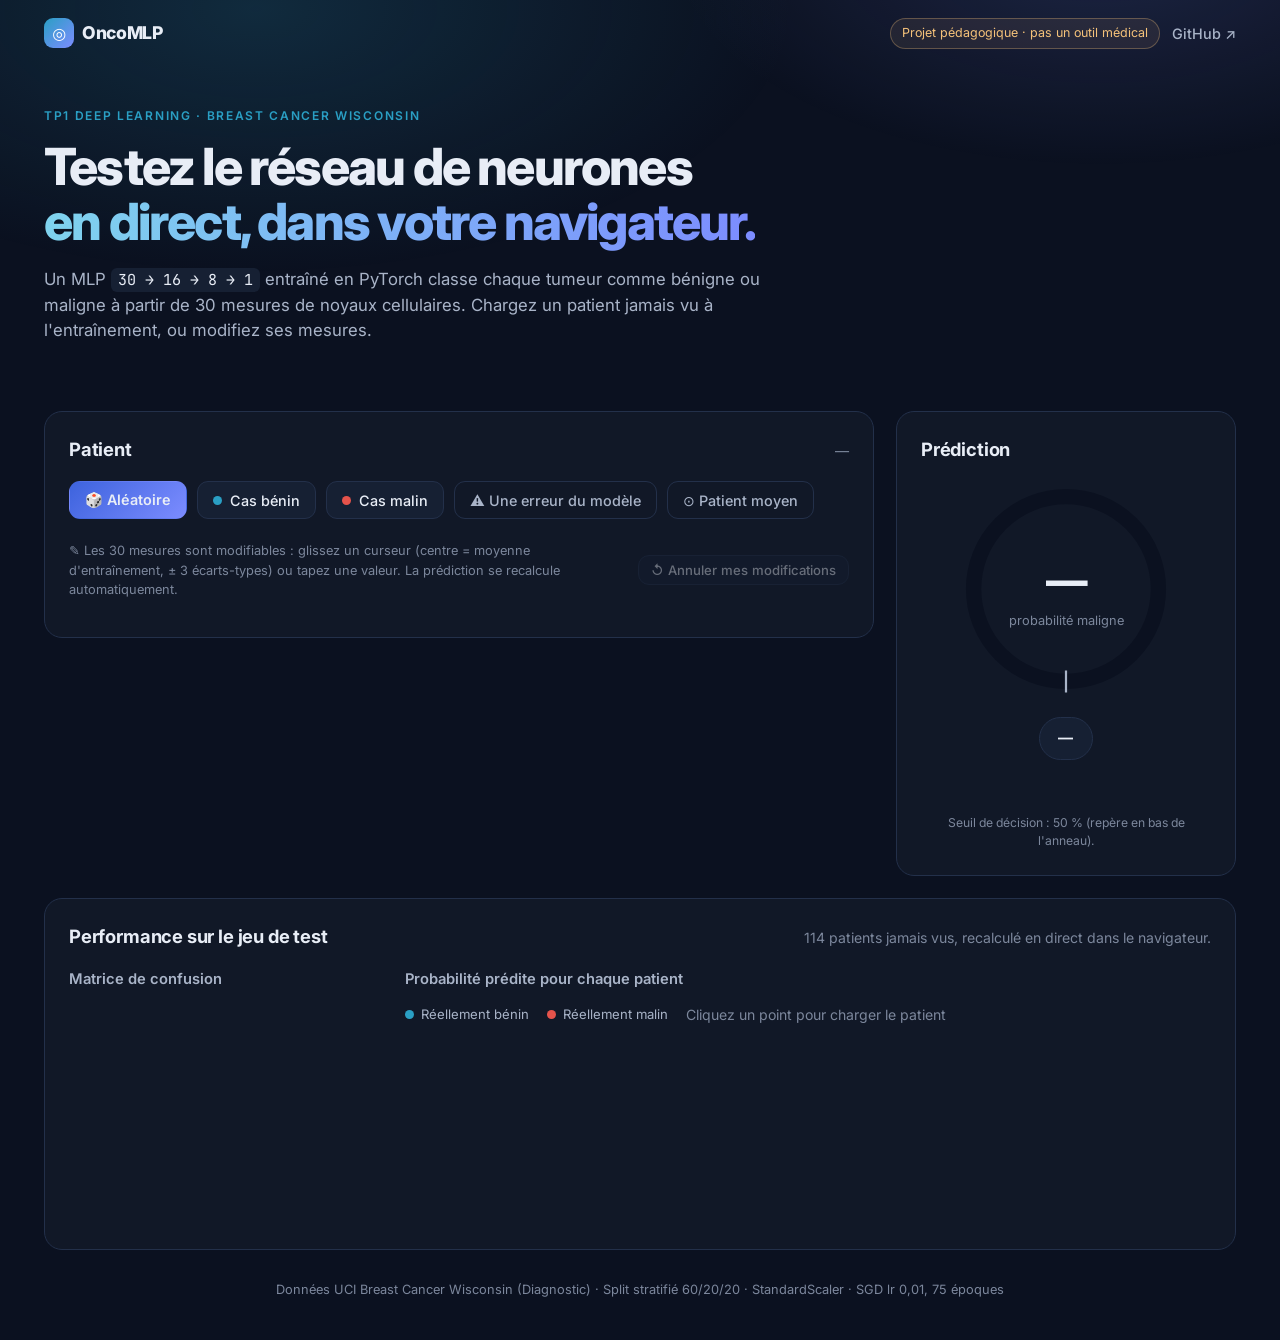
<file: src/index.html>
<!doctype html>
<html lang="fr">
<head>
  <meta charset="utf-8">
  <meta name="viewport" content="width=device-width, initial-scale=1">
  <title>OncoMLP · Testeur du modèle du TP1 Deep Learning</title>
  <link rel="preconnect" href="https://fonts.googleapis.com">
  <link rel="preconnect" href="https://fonts.gstatic.com" crossorigin>
  <link href="https://fonts.googleapis.com/css2?family=Inter:wght@400;500;600;700;800&family=JetBrains+Mono:wght@500&display=swap" rel="stylesheet">
  <link rel="stylesheet" href="style.css">
</head>
<body>
  <div class="glow"></div>

  <nav class="topbar">
    <div class="brand"><span class="logo">◎</span> OncoMLP</div>
    <div class="nav-right">
      <span class="pill-warn">Projet pédagogique · pas un outil médical</span>
      <a class="gh" href="https://github.com/diarraaaa/breast-cancer-mlp-demo" target="_blank" rel="noopener">GitHub ↗</a>
    </div>
  </nav>

  <header class="hero">
    <p class="eyebrow">TP1 Deep Learning · Breast Cancer Wisconsin</p>
    <h1>Testez le réseau de neurones<br><span class="grad">en direct, dans votre navigateur.</span></h1>
    <p class="lead">Un MLP <code>30 → 16 → 8 → 1</code> entraîné en PyTorch classe chaque tumeur comme bénigne ou maligne
      à partir de 30 mesures de noyaux cellulaires. Chargez un patient jamais vu à l'entraînement, ou modifiez ses mesures.</p>
    <div class="kpis" id="kpis"></div>
  </header>

  <main class="layout">
    <section class="panel inputs">
      <div class="panel-head">
        <h2>Patient</h2>
        <p class="muted" id="source">—</p>
      </div>
      <div class="actions">
        <button class="btn primary" id="btn-random">🎲 Aléatoire</button>
        <button class="btn" id="btn-benign"><i class="dot benign"></i>Cas bénin</button>
        <button class="btn" id="btn-malignant"><i class="dot malignant"></i>Cas malin</button>
        <button class="btn ghost" id="btn-error">⚠ Une erreur du modèle</button>
        <button class="btn ghost" id="btn-mean">⊙ Patient moyen</button>
      </div>
      <div class="toolbar">
        <p class="hint">✎ Les 30 mesures sont modifiables : glissez un curseur (centre = moyenne d'entraînement,
          ± 3 écarts-types) ou tapez une valeur. La prédiction se recalcule automatiquement.</p>
        <div class="edit-tools">
          <span class="edit-count" id="edit-count"></span>
          <button class="btn small" id="btn-reset" disabled>↺ Annuler mes modifications</button>
        </div>
      </div>

      <div class="features" id="features"></div>
    </section>

    <aside class="panel result" id="result">
      <h2>Prédiction</h2>
      <div class="ring-wrap">
        <svg viewBox="0 0 200 200" class="ring">
          <circle cx="100" cy="100" r="84" class="ring-track"/>
          <circle cx="100" cy="100" r="84" class="ring-fill" id="ring-fill"/>
          <line x1="6" y1="100" x2="26" y2="100" class="ring-tick"/>
        </svg>
        <div class="ring-center">
          <div class="ring-value" id="ring-value">—</div>
          <div class="ring-label">probabilité maligne</div>
        </div>
      </div>
      <div class="verdict" id="verdict">—</div>
      <div class="truth" id="truth"></div>
      <p class="fine">Seuil de décision : 50 % (repère en bas de l'anneau).</p>
    </aside>
  </main>

  <section class="panel eval">
    <div class="panel-head">
      <h2>Performance sur le jeu de test</h2>
      <p class="muted">114 patients jamais vus, recalculé en direct dans le navigateur.</p>
    </div>
    <div class="eval-grid">
      <div>
        <h3>Matrice de confusion</h3>
        <div class="cm" id="cm"></div>
      </div>
      <div class="strip-wrap">
        <h3>Probabilité prédite pour chaque patient</h3>
        <div class="legend">
          <span><i class="dot benign"></i>Réellement bénin</span>
          <span><i class="dot malignant"></i>Réellement malin</span>
          <span class="muted">Cliquez un point pour charger le patient</span>
        </div>
        <div class="strip" id="strip"></div>
      </div>
    </div>
  </section>

  <footer>
    Données UCI Breast Cancer Wisconsin (Diagnostic) · Split stratifié 60/20/20 · StandardScaler · SGD lr 0,01, 75 époques
  </footer>

  <div class="tooltip" id="tooltip"></div>
  <script src="app.js"></script>
</body>
</html>
</file>
<file: src/style.css>
:root {
  --bg: #0b1120;
  --surface: #111827;
  --surface-2: #162033;
  --border: #23304a;
  --text: #e8edf6;
  --text-2: #a9b4c8;
  --muted: #7c879c;
  --benign: #2a9fc4;
  --malignant: #e5534b;
  --accent: #7c8cff;
  --radius: 18px;
}
* { box-sizing: border-box; }
html { scroll-behavior: smooth; }
body {
  margin: 0; min-height: 100vh; background: var(--bg); color: var(--text);
  font-family: "Inter", system-ui, sans-serif; font-size: 15px; line-height: 1.5;
}
.glow {
  position: fixed; inset: -20vh -10vw auto; height: 70vh; z-index: -1; pointer-events: none;
  background: radial-gradient(50% 60% at 25% 30%, rgba(42, 159, 196, .18), transparent 70%),
              radial-gradient(40% 50% at 80% 20%, rgba(124, 140, 255, .16), transparent 70%);
}
code { font-family: "JetBrains Mono", monospace; font-size: .9em; background: var(--surface-2); padding: 2px 7px; border-radius: 6px; color: var(--text); }
.muted { color: var(--muted); margin: 0; font-size: .88rem; }

/* Top bar */
.topbar { max-width: 1240px; margin: 0 auto; padding: 18px 24px; display: flex; align-items: center; justify-content: space-between; gap: 12px; }
.brand { font-weight: 800; letter-spacing: -.02em; font-size: 1.1rem; display: flex; align-items: center; gap: 8px; }
.logo { display: grid; place-items: center; width: 30px; height: 30px; border-radius: 9px; background: linear-gradient(135deg, var(--benign), var(--accent)); color: #fff; font-size: 1rem; }
.nav-right { display: flex; align-items: center; gap: 12px; }
.pill-warn { font-size: .78rem; color: #f5c27a; border: 1px solid rgba(245, 194, 122, .3); background: rgba(245, 194, 122, .08); padding: 5px 11px; border-radius: 999px; }
.gh { color: var(--text-2); text-decoration: none; font-size: .9rem; font-weight: 500; }
.gh:hover { color: var(--text); }

/* Hero */
.hero { max-width: 1240px; margin: 0 auto; padding: 40px 24px 10px; }
.eyebrow { text-transform: uppercase; letter-spacing: .14em; font-size: .75rem; font-weight: 600; color: var(--benign); margin: 0 0 14px; }
h1 { font-size: clamp(2rem, 4.2vw, 3.2rem); line-height: 1.08; letter-spacing: -.035em; margin: 0 0 18px; font-weight: 800; }
.grad { background: linear-gradient(90deg, #7fd3ee, var(--accent)); -webkit-background-clip: text; background-clip: text; color: transparent; }
.lead { max-width: 720px; color: var(--text-2); font-size: 1.05rem; margin: 0 0 30px; }
.kpis { display: grid; grid-template-columns: repeat(auto-fit, minmax(150px, 1fr)); gap: 14px; }
.kpi { background: var(--surface); border: 1px solid var(--border); border-radius: 14px; padding: 16px 18px; }
.kpi-value { font-size: 1.9rem; font-weight: 700; letter-spacing: -.03em; font-variant-numeric: tabular-nums; }
.kpi-label { color: var(--text-2); font-size: .85rem; font-weight: 500; }
.kpi-note { color: var(--muted); font-size: .76rem; margin-top: 2px; }

/* Layout */
.layout { max-width: 1240px; margin: 28px auto 0; padding: 0 24px; display: grid; grid-template-columns: minmax(0, 1fr) 340px; gap: 22px; align-items: start; }
.panel { background: var(--surface); border: 1px solid var(--border); border-radius: var(--radius); padding: 24px; }
.panel h2 { margin: 0; font-size: 1.15rem; letter-spacing: -.01em; }
.panel h3 { margin: 0 0 14px; font-size: .92rem; font-weight: 600; color: var(--text-2); }
.panel-head { display: flex; justify-content: space-between; align-items: baseline; gap: 16px; flex-wrap: wrap; margin-bottom: 18px; }

/* Buttons */
.actions { display: flex; flex-wrap: wrap; gap: 10px; margin-bottom: 22px; }
.btn {
  display: inline-flex; align-items: center; gap: 8px; border: 1px solid var(--border); background: var(--surface-2);
  color: var(--text); border-radius: 11px; padding: 9px 15px; font: 500 .9rem "Inter", sans-serif; cursor: pointer;
  transition: border-color .15s, transform .15s, background .15s;
}
.btn:hover { border-color: #3a4a6b; transform: translateY(-1px); }
.btn.primary { background: linear-gradient(135deg, #3d63dd, var(--accent)); border-color: transparent; font-weight: 600; }
.btn.ghost { background: transparent; color: var(--text-2); }
.dot { display: inline-block; width: 9px; height: 9px; border-radius: 50%; }
.dot.benign { background: var(--benign); }
.dot.malignant { background: var(--malignant); }

.hint { color: var(--muted); font-size: .8rem; margin: 6px 0 14px; }

/* Features */
.features { display: flex; flex-direction: column; gap: 22px; }
.feat-group h3 { margin: 0 0 4px; font-size: .78rem; text-transform: uppercase; letter-spacing: .1em; color: var(--benign); font-weight: 700; }
.feat-group h3 span { text-transform: none; letter-spacing: 0; color: var(--muted); font-weight: 500; margin-left: 6px; font-size: .8rem; }
.feat-grid { display: grid; grid-template-columns: repeat(auto-fit, minmax(360px, 1fr)); gap: 0 22px; }
.feat { display: grid; grid-template-columns: minmax(0, 1fr) 96px 84px; align-items: center; gap: 10px; padding: 7px 0; min-height: 56px; border-bottom: 1px solid rgba(35, 48, 74, .6); }
.feat-name { display: flex; flex-direction: column; min-width: 0; line-height: 1.25; }
.feat-name .fr { font-size: .88rem; color: var(--text); font-weight: 500; }
.feat-name em { font-style: normal; font-size: .7rem; font-weight: 600; padding: 1px 6px; border-radius: 5px; margin-left: 4px; white-space: nowrap; vertical-align: 1px; }
.feat-name .tag-0 { color: #7fd3ee; background: rgba(42, 159, 196, .14); }
.feat-name .tag-1 { color: #b9c1d6; background: rgba(135, 150, 184, .16); }
.feat-name .tag-2 { color: #f5c27a; background: rgba(245, 194, 122, .12); }
.feat-name small { font: 500 .72rem "JetBrains Mono", monospace; color: var(--muted); white-space: nowrap; overflow: hidden; text-overflow: ellipsis; }
.feat.edited .feat-name .fr { font-weight: 700; }
.feat.edited .feat-name .fr::before { content: "✎ "; color: var(--accent); }
.feat input[type=number] {
  width: 100%; background: var(--bg); border: 1px solid var(--border); color: var(--text); border-radius: 8px;
  padding: 6px 9px; font: 500 .85rem "JetBrains Mono", monospace; text-align: right; outline: none;
}
.feat.edited input[type=number] { border-color: rgba(124, 140, 255, .55); }
.feat input[type=number]:focus { border-color: var(--accent); box-shadow: 0 0 0 3px rgba(124, 140, 255, .18); }

/* Curseur : piste sombre, repère central = moyenne, remplissage du centre à la valeur */
.feat input[type=range] {
  -webkit-appearance: none; appearance: none; width: 100%; height: 22px; margin: 0; background: transparent; cursor: pointer;
  --from: 50%; --to: 50%;
}
.feat input[type=range]::-webkit-slider-runnable-track {
  height: 6px; border-radius: 3px;
  background:
    linear-gradient(#3a4a6b, #3a4a6b) 50% 0 / 1px 100% no-repeat,
    linear-gradient(90deg, transparent var(--from), #8796b8 var(--from), #8796b8 var(--to), transparent var(--to)),
    var(--bg);
}
.feat input[type=range]::-moz-range-track {
  height: 6px; border-radius: 3px;
  background:
    linear-gradient(#3a4a6b, #3a4a6b) 50% 0 / 1px 100% no-repeat,
    linear-gradient(90deg, transparent var(--from), #8796b8 var(--from), #8796b8 var(--to), transparent var(--to)),
    var(--bg);
}
.feat input[type=range]::-webkit-slider-thumb {
  -webkit-appearance: none; width: 14px; height: 14px; margin-top: -4px; border-radius: 50%;
  background: var(--text); border: 2px solid var(--surface); box-shadow: 0 0 0 1px #56648a; transition: transform .12s;
}
.feat input[type=range]::-moz-range-thumb { width: 12px; height: 12px; border-radius: 50%; background: var(--text); border: 2px solid var(--surface); }
.feat input[type=range]:hover::-webkit-slider-thumb, .feat input[type=range]:active::-webkit-slider-thumb { transform: scale(1.25); box-shadow: 0 0 0 4px rgba(124, 140, 255, .25); }
.feat.edited input[type=range]::-webkit-slider-thumb { background: var(--accent); }

.toolbar { display: flex; justify-content: space-between; align-items: center; gap: 16px; flex-wrap: wrap; margin-bottom: 14px; }
.toolbar .hint { flex: 1 1 380px; margin: 0; }
.edit-tools { display: flex; align-items: center; gap: 10px; }
.edit-count { font-size: .8rem; color: var(--accent); font-weight: 600; }
.btn.small { padding: 6px 12px; font-size: .82rem; }
.btn:disabled { opacity: .4; cursor: default; transform: none; }

/* Result */
.result { position: sticky; top: 20px; text-align: center; }
.result h2 { text-align: left; }
.ring-wrap { position: relative; width: 220px; height: 220px; margin: 16px auto 8px; }
.ring { width: 100%; height: 100%; transform: rotate(-90deg); }
.ring-track { fill: none; stroke: var(--bg); stroke-width: 14; }
.ring-fill { fill: none; stroke: var(--benign); stroke-width: 14; stroke-linecap: round; stroke-dasharray: 527.8; stroke-dashoffset: 527.8; transition: stroke-dashoffset .6s cubic-bezier(.2,.8,.2,1), stroke .3s; }
.ring-tick { stroke: var(--text-2); stroke-width: 2; }
.ring-center { position: absolute; inset: 0; display: grid; place-content: center; }
.ring-value { font-size: 2.6rem; font-weight: 800; letter-spacing: -.04em; font-variant-numeric: tabular-nums; }
.ring-label { color: var(--muted); font-size: .8rem; }
.verdict { display: inline-flex; align-items: center; gap: 9px; margin-top: 10px; padding: 9px 18px; border-radius: 999px; font-weight: 700; letter-spacing: .02em; background: var(--surface-2); border: 1px solid var(--border); }
.verdict.benign { border-color: rgba(42, 159, 196, .5); background: rgba(42, 159, 196, .12); }
.verdict.malignant { border-color: rgba(229, 83, 75, .55); background: rgba(229, 83, 75, .12); }
.truth { margin-top: 16px; font-size: .9rem; color: var(--text-2); min-height: 1.4em; }
.truth .ok { color: #4fc38a; font-weight: 600; }
.truth .ko { color: #f08a84; font-weight: 600; }
.truth .delta { color: var(--muted); font-size: .82rem; }

/* Chargement de la prédiction */
@keyframes spin { from { transform: rotate(-90deg); } to { transform: rotate(270deg); } }
@keyframes pulse { 50% { opacity: .45; } }
.result.loading .ring { animation: spin .9s linear infinite; }
.result.loading .ring-fill { stroke: var(--accent) !important; stroke-dashoffset: 400 !important; transition: none; }
.result.loading .ring-tick { opacity: 0; }
.result.loading .ring-label { animation: pulse 1s ease-in-out infinite; }
.result.loading .verdict { color: var(--text-2); }
.spinner { width: 14px; height: 14px; border-radius: 50%; border: 2px solid var(--border); border-top-color: var(--accent); animation: spin .7s linear infinite; }
.fine { color: var(--muted); font-size: .76rem; margin: 18px 0 0; }

/* Evaluation */
.eval { max-width: 1192px; margin: 22px auto 0; }
.eval-grid { display: grid; grid-template-columns: 300px minmax(0, 1fr); gap: 36px; }
.cm { display: grid; grid-template-columns: auto 1fr 1fr; gap: 2px; font-size: .82rem; }
.cm .axis { color: var(--muted); display: grid; place-items: center; padding: 6px; text-align: center; }
.cm .cell { border-radius: 10px; padding: 18px 8px; text-align: center; cursor: default; }
.cm .cell b { display: block; font-size: 1.7rem; font-weight: 700; color: var(--text); }
.cm .cell span { color: var(--text-2); font-size: .76rem; }
.legend { display: flex; gap: 18px; flex-wrap: wrap; font-size: .82rem; color: var(--text-2); margin-bottom: 8px; }
.legend span { display: inline-flex; align-items: center; gap: 7px; }
.strip { position: relative; height: 190px; margin-top: 10px; }
.strip .axis-line { position: absolute; left: 0; right: 0; bottom: 24px; height: 1px; background: var(--border); }
.strip .thr { position: absolute; top: 0; bottom: 24px; width: 0; border-left: 1px dashed #56648a; }
.strip .thr-label { position: absolute; top: -2px; transform: translateX(6px); font-size: .74rem; color: var(--muted); white-space: nowrap; }
.strip .tick { position: absolute; bottom: 0; transform: translateX(-50%); font-size: .74rem; color: var(--muted); white-space: nowrap; }
.strip .tick:first-of-type { transform: none; }
.strip .tick:last-of-type { transform: translateX(-100%); }
.strip .pt { position: absolute; width: 10px; height: 10px; margin: -5px 0 0 -5px; border-radius: 50%; box-shadow: 0 0 0 2px var(--surface); cursor: pointer; transition: transform .15s; }
.strip .pt::before { content: ""; position: absolute; inset: -6px; }
.strip .pt:hover, .strip .pt.current { transform: scale(1.6); z-index: 2; }
.strip .pt.current { box-shadow: 0 0 0 2px var(--surface), 0 0 0 4px var(--text); }

.tooltip { position: fixed; pointer-events: none; background: #1d2840; border: 1px solid #33425f; color: var(--text); padding: 8px 11px; border-radius: 9px; font-size: .8rem; box-shadow: 0 8px 24px rgba(0,0,0,.35); opacity: 0; transition: opacity .12s; z-index: 10; max-width: 260px; }
.tooltip.show { opacity: 1; }

footer { max-width: 1240px; margin: 0 auto; padding: 30px 24px 40px; color: var(--muted); font-size: .8rem; text-align: center; }

@media (max-width: 920px) {
  .layout { grid-template-columns: 1fr; }
  .result { position: static; order: -1; }
  .eval-grid { grid-template-columns: 1fr; }
  .eval { margin: 22px 24px 0; }
}
</file>
